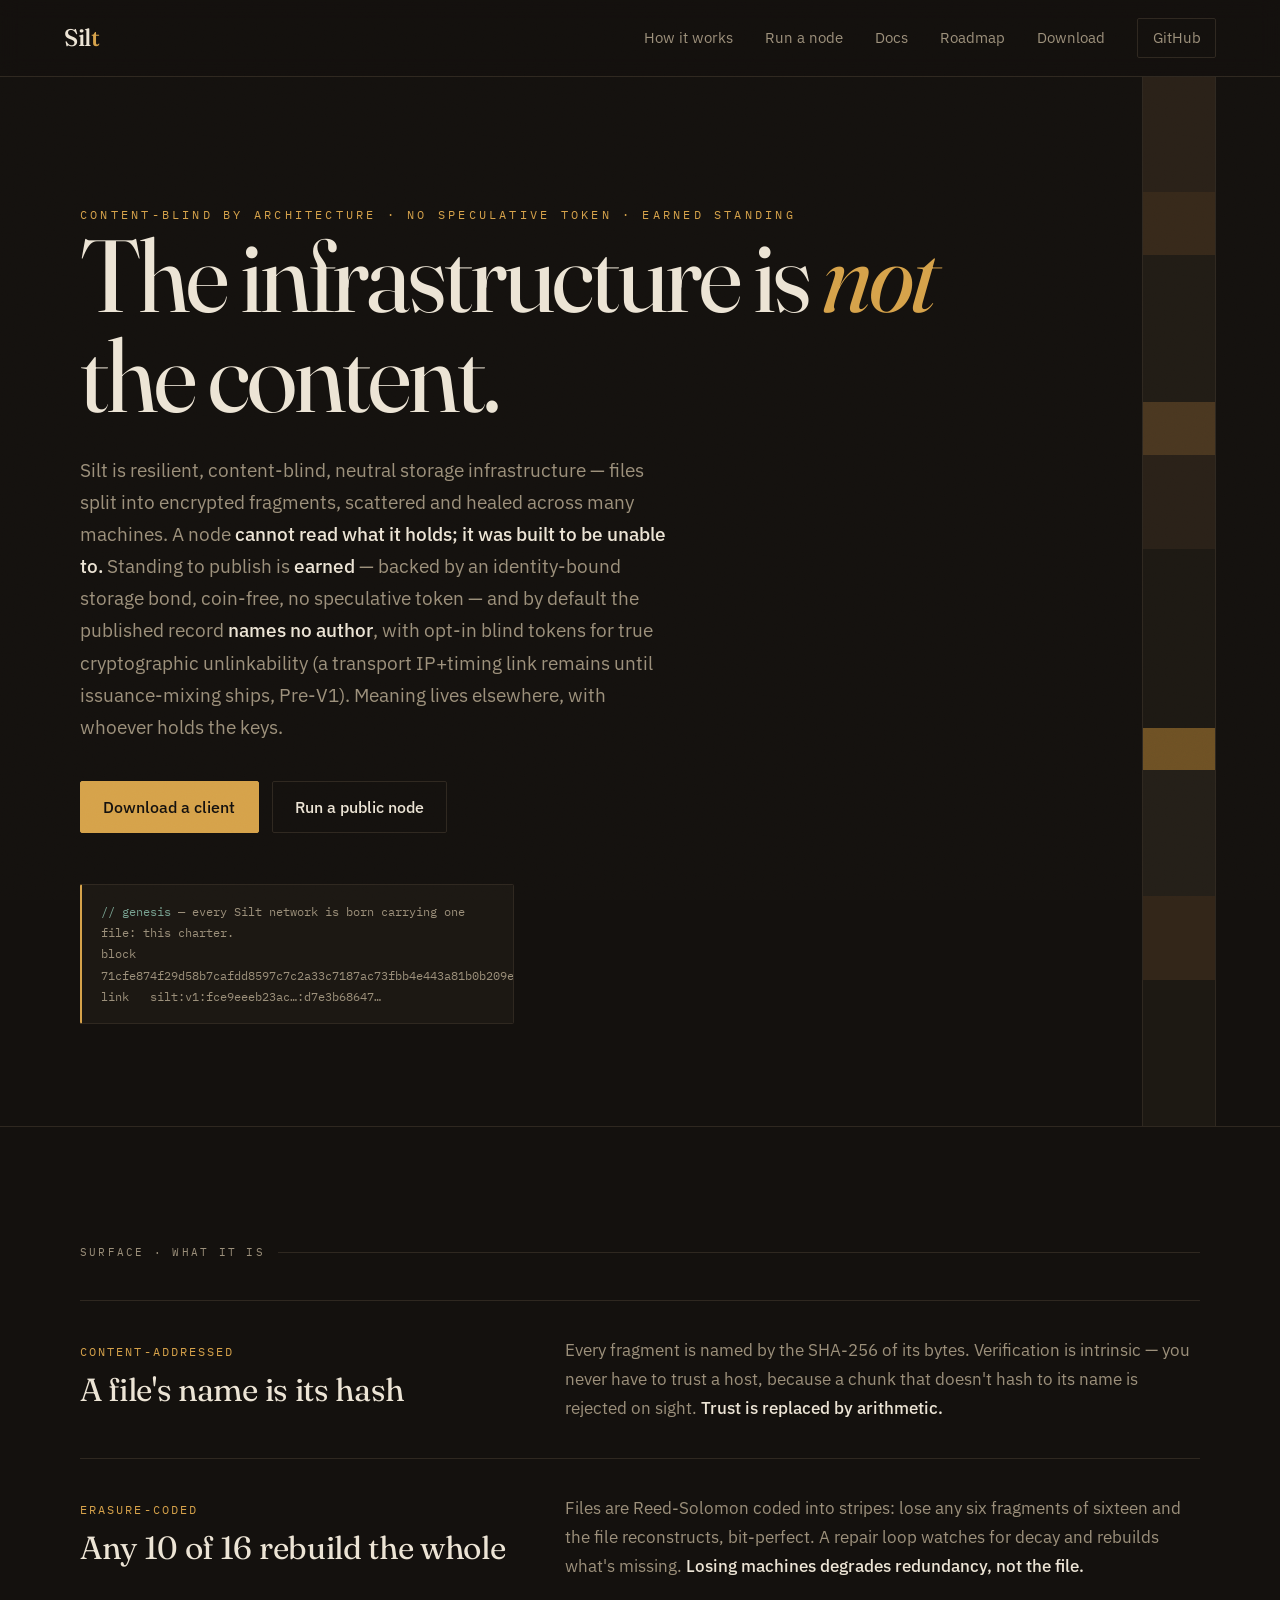
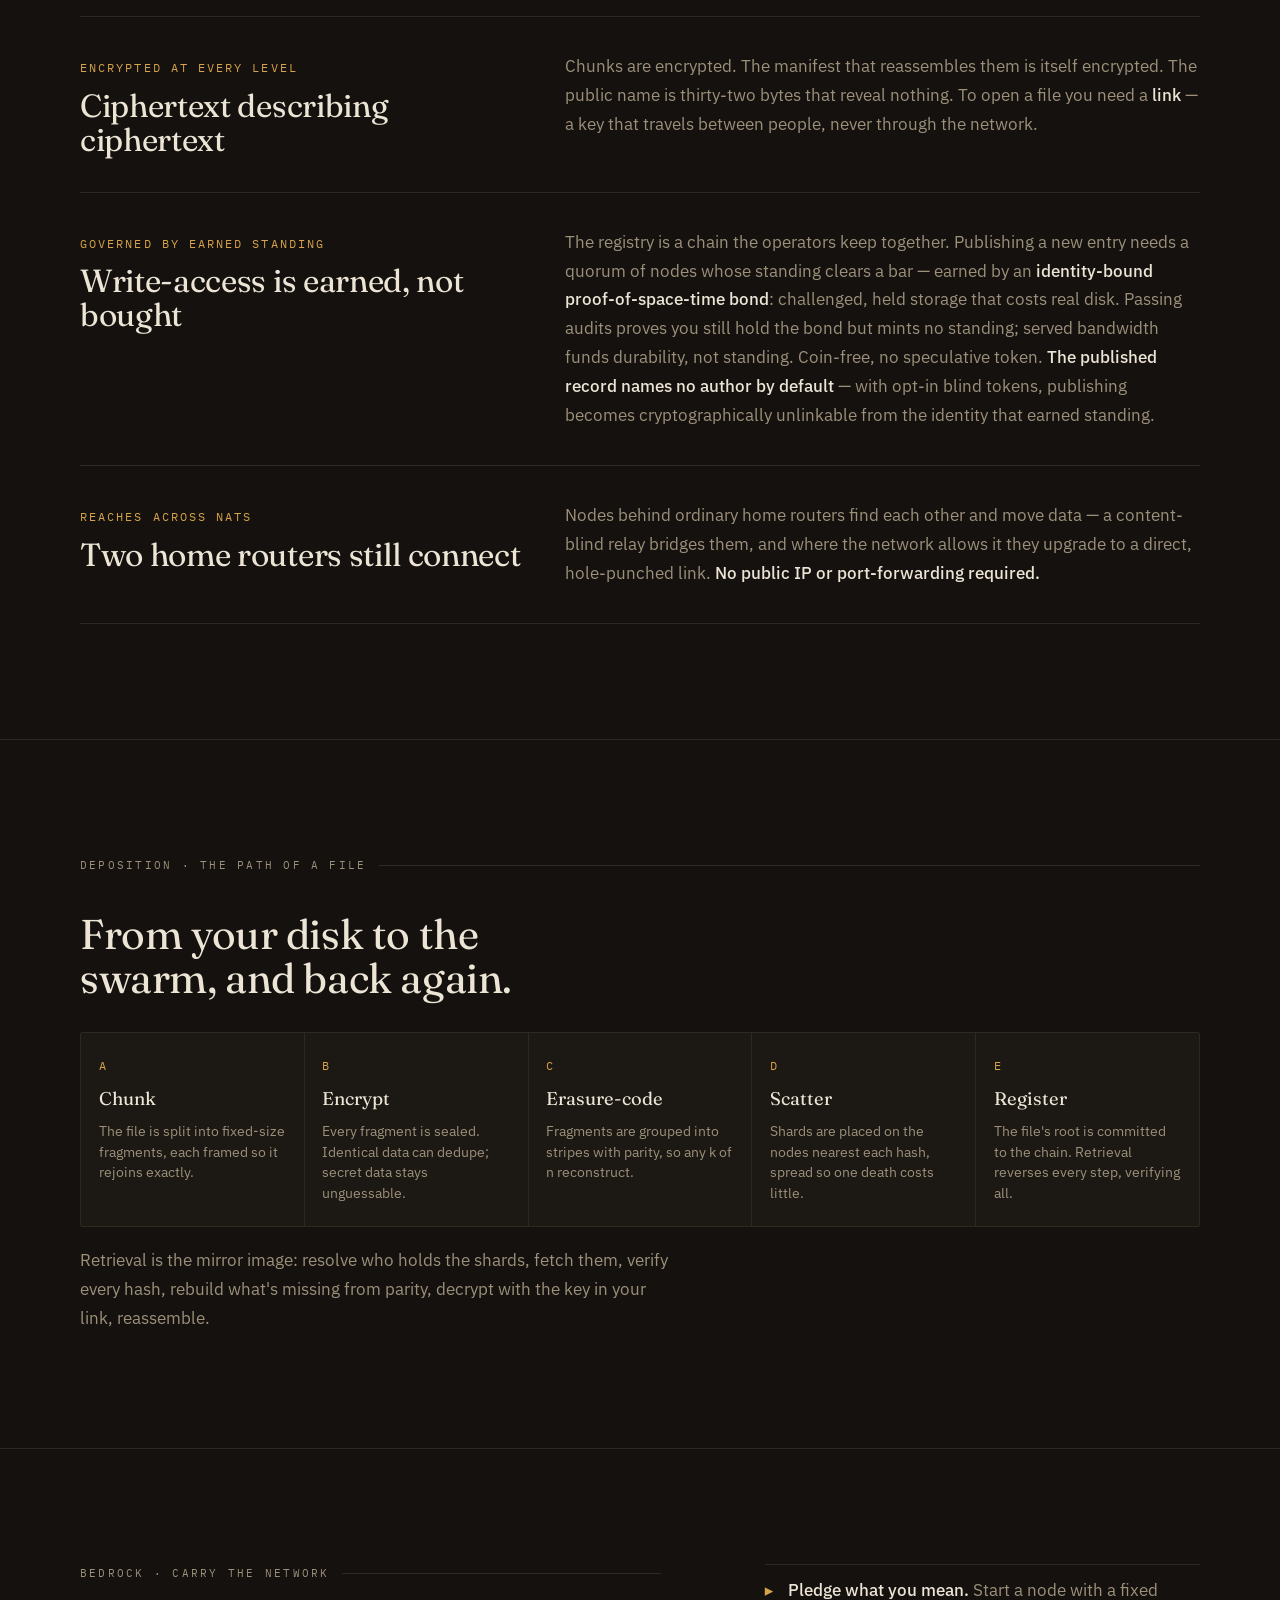
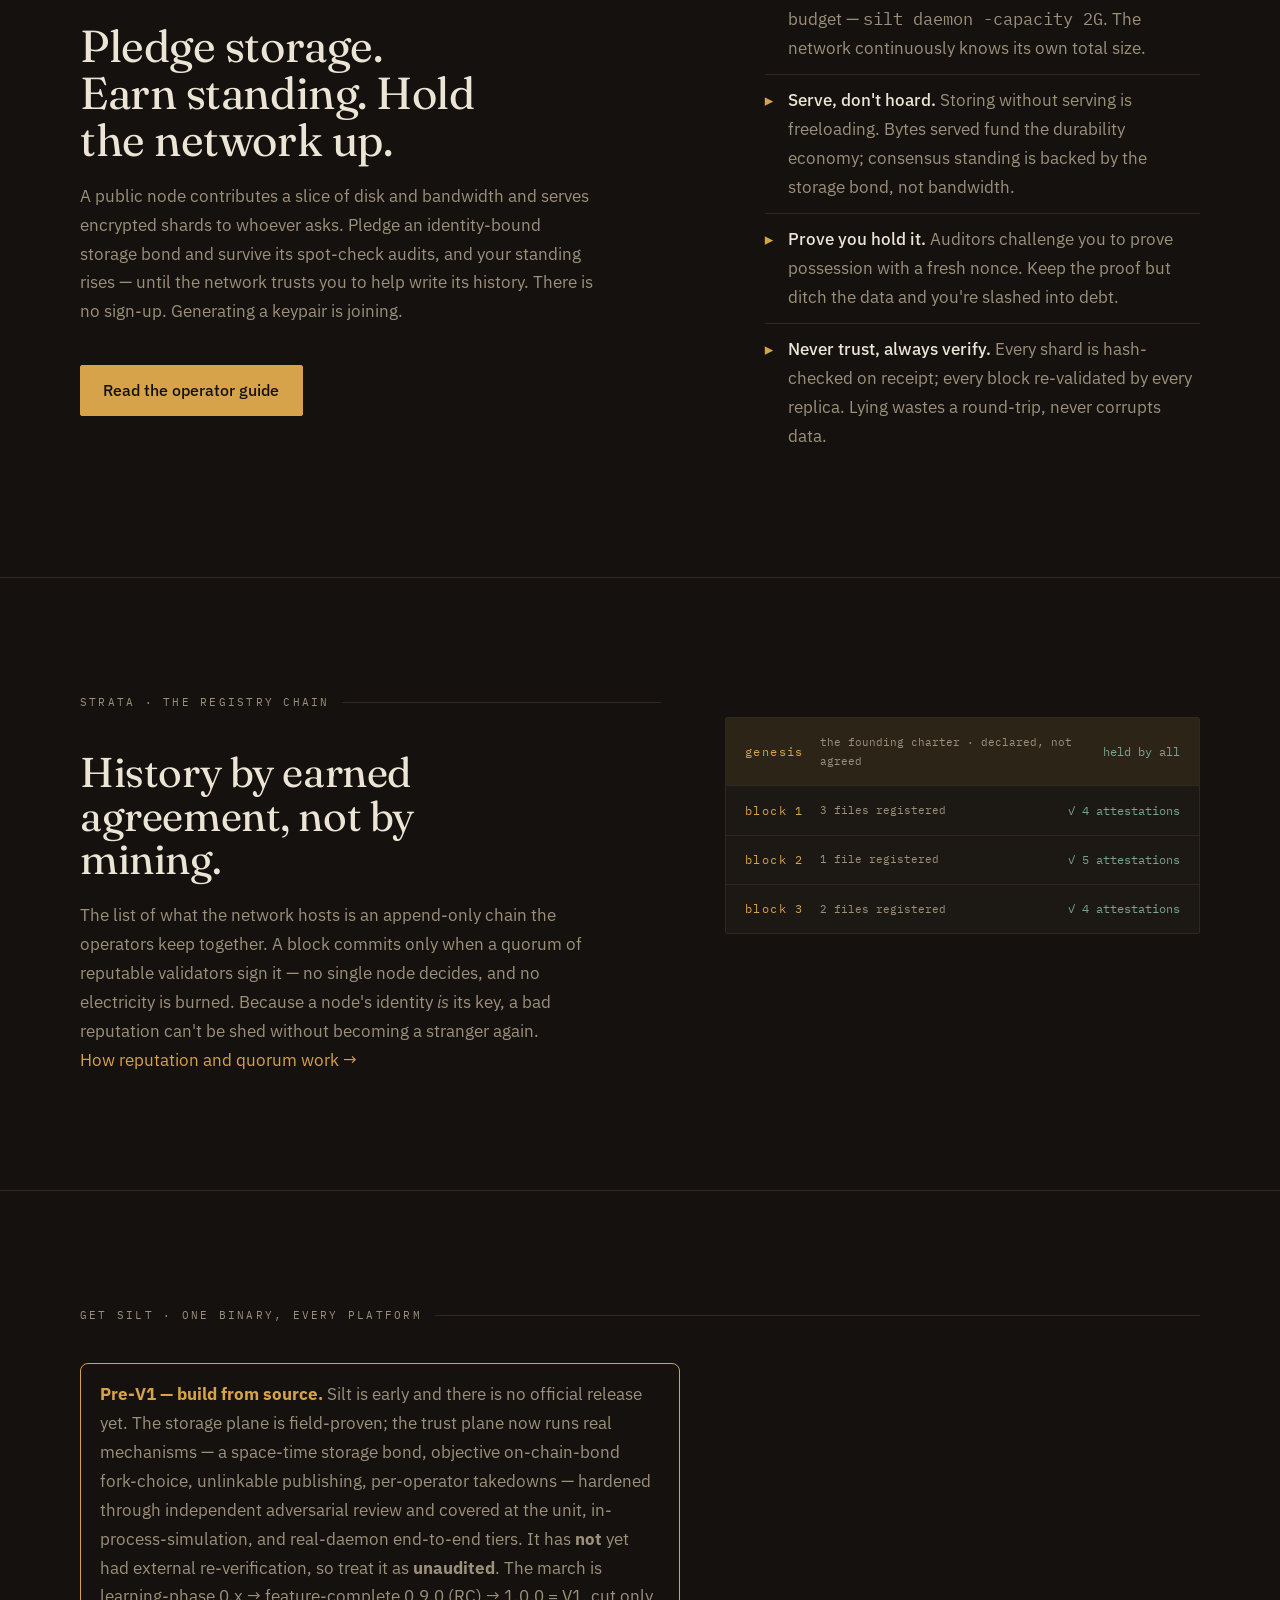
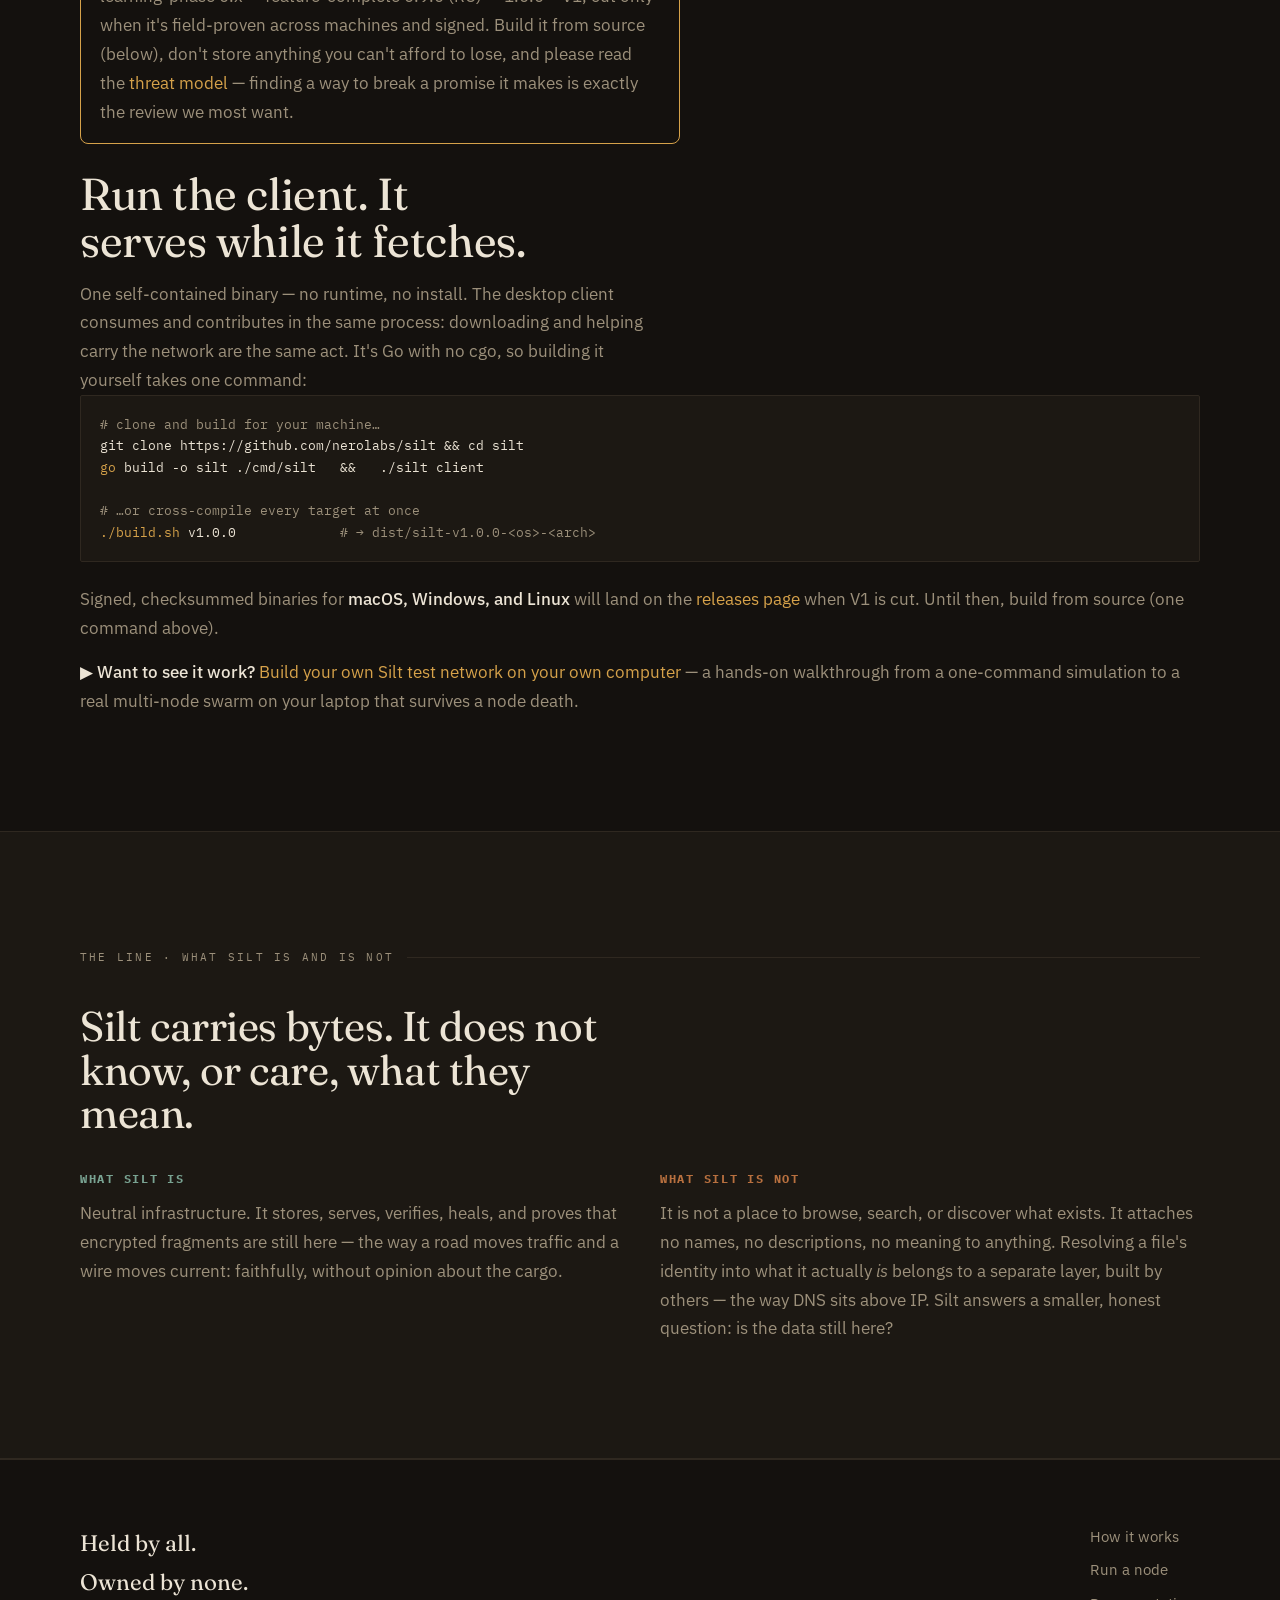
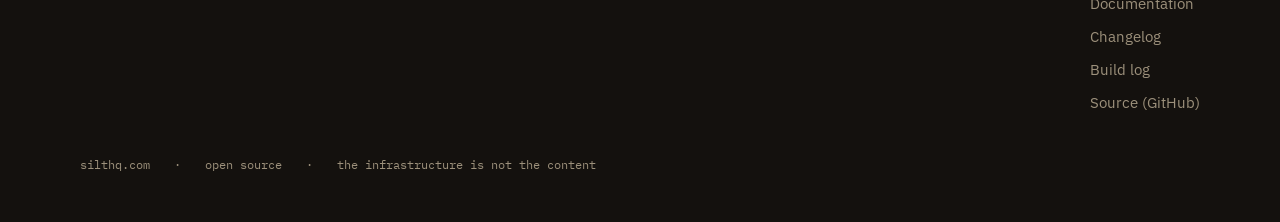
<file: website/index.html>
<!doctype html>
<html lang="en">
<head>
<meta charset="utf-8">
<meta name="viewport" content="width=device-width, initial-scale=1">
<title>Silt — the infrastructure is not the content</title>
<meta name="description" content="Silt is resilient, content-blind, neutral storage infrastructure — owned by none, run by its participants, funded by no speculative external token. Nodes store and serve encrypted ciphertext they cannot read. Run a node, or build on it.">
<link rel="canonical" href="https://silthq.com/">
<link rel="preconnect" href="https://fonts.googleapis.com">
<link rel="preconnect" href="https://fonts.gstatic.com" crossorigin>
<link href="https://fonts.googleapis.com/css2?family=Fraunces:ital,opsz,wght@0,9..144,400;0,9..144,500;1,9..144,400&family=IBM+Plex+Mono:wght@400;500&family=IBM+Plex+Sans:wght@400;500;600&display=swap" rel="stylesheet">
<link rel="stylesheet" href="style.css">
</head>
<body>

<nav>
  <span class="wordmark">Sil<b>t</b></span>
  <span class="spacer"></span>
  <a href="#how" class="hide-sm">How it works</a>
  <a href="node.html" class="hide-sm">Run a node</a>
  <a href="docs.html" class="hide-sm">Docs</a>
  <a href="roadmap.html" class="hide-sm">Roadmap</a>
  <a href="#download">Download</a>
  <a href="https://github.com/nerolabs/silt" class="ghost">GitHub</a>
</nav>

<!-- HERO -->
<section class="hero">
  <div class="wrap">
    <div class="core" aria-hidden="true">
      <i style="height:11%;background:#2a2118"></i><i style="height:6%;background:#37291a"></i>
      <i style="height:14%;background:#211c15"></i><i style="height:5%;background:#4a3720"></i>
      <i style="height:9%;background:#2a2118"></i><i style="height:17%;background:#1d1913"></i>
      <i style="height:4%;background:#6e5124"></i><i style="height:12%;background:#241f18"></i>
      <i style="height:8%;background:#332619"></i><i style="height:14%;background:#1d1913"></i>
    </div>
    <p class="eyebrow settle">Content-blind by architecture · no speculative token · earned standing</p>
    <h1 class="thesis settle settle-2">The infrastructure is <em>not</em> the content.</h1>
    <p class="sub settle settle-3">
      Silt is resilient, content-blind, neutral storage
      infrastructure — files split into encrypted fragments, scattered and
      healed across many machines. A node <b>cannot read what it holds; it was
      built to be unable to.</b> Standing to publish is <b>earned</b> — backed by an
      identity-bound storage bond, coin-free, no speculative token — and by default
      the published record <b>names no author</b>, with opt-in blind tokens for true
      cryptographic unlinkability (a transport IP+timing link remains until
      issuance-mixing ships, Pre-V1). Meaning lives elsewhere, with whoever holds the keys.
    </p>
    <div class="cta-row settle settle-4">
      <a href="#download" class="btn">Download a client</a>
      <a href="node.html" class="btn ghost">Run a public node</a>
    </div>
    <div class="genesis settle settle-4" title="the founding block every fresh network carries">
      <b>// genesis</b> — every Silt network is born carrying one file: this charter.<br>
      block&nbsp; 71cfe874f29d58b7cafdd8597c7c2a33c7187ac73fbb4e443a81b0b209e8d179<br>
      link&nbsp;&nbsp; silt:v1:fce9eeeb23ac…:d7e3b68647…
    </div>
  </div>
</section>

<!-- PRINCIPLES -->
<section id="how" class="plane">
  <div class="wrap">
    <div class="stratum-label">Surface · what it is</div>
    <div class="strata">
      <div class="layer">
        <div><div class="k">Content-addressed</div><h3>A file's name is its hash</h3></div>
        <p>Every fragment is named by the SHA-256 of its bytes. Verification is
        intrinsic — you never have to trust a host, because a chunk that doesn't
        hash to its name is rejected on sight. <b>Trust is replaced by arithmetic.</b></p>
      </div>
      <div class="layer">
        <div><div class="k">Erasure-coded</div><h3>Any 10 of 16 rebuild the whole</h3></div>
        <p>Files are Reed-Solomon coded into stripes: lose any six fragments of
        sixteen and the file reconstructs, bit-perfect. A repair loop watches for
        decay and rebuilds what's missing. <b>Losing machines degrades redundancy, not the file.</b></p>
      </div>
      <div class="layer">
        <div><div class="k">Encrypted at every level</div><h3>Ciphertext describing ciphertext</h3></div>
        <p>Chunks are encrypted. The manifest that reassembles them is itself
        encrypted. The public name is thirty-two bytes that reveal nothing. To
        open a file you need a <b>link</b> — a key that travels between people, never through the network.</p>
      </div>
      <div class="layer">
        <div><div class="k">Governed by earned standing</div><h3>Write-access is earned, not bought</h3></div>
        <p>The registry is a chain the operators keep together. Publishing a new
        entry needs a quorum of nodes whose standing clears a bar — earned by an
        <b>identity-bound proof-of-space-time bond</b>: challenged, held storage that
        costs real disk. Passing audits proves you still hold the bond but mints no
        standing; served bandwidth funds durability, not standing. Coin-free, no
        speculative token. <b>The published record names no author by default</b> —
        with opt-in blind tokens, publishing becomes cryptographically unlinkable from the identity that earned standing.</p>
      </div>
      <div class="layer">
        <div><div class="k">Reaches across NATs</div><h3>Two home routers still connect</h3></div>
        <p>Nodes behind ordinary home routers find each other and move data — a
        content-blind relay bridges them, and where the network allows it they
        upgrade to a direct, hole-punched link. <b>No public IP or port-forwarding required.</b></p>
      </div>
    </div>
  </div>
</section>

<!-- PIPELINE -->
<section class="plane">
  <div class="wrap">
    <div class="stratum-label">Deposition · the path of a file</div>
    <h2 style="font-size:clamp(1.8rem,4vw,2.6rem);max-width:16ch">From your disk to the swarm, and back again.</h2>
    <div class="flow">
      <div class="step"><div class="s">A</div><h4>Chunk</h4><p>The file is split into fixed-size fragments, each framed so it rejoins exactly.</p></div>
      <div class="step"><div class="s">B</div><h4>Encrypt</h4><p>Every fragment is sealed. Identical data can dedupe; secret data stays unguessable.</p></div>
      <div class="step"><div class="s">C</div><h4>Erasure-code</h4><p>Fragments are grouped into stripes with parity, so any k of n reconstruct.</p></div>
      <div class="step"><div class="s">D</div><h4>Scatter</h4><p>Shards are placed on the nodes nearest each hash, spread so one death costs little.</p></div>
      <div class="step"><div class="s">E</div><h4>Register</h4><p>The file's root is committed to the chain. Retrieval reverses every step, verifying all.</p></div>
    </div>
    <p class="dim" style="margin-top:1.2rem;max-width:60ch">Retrieval is the mirror image: resolve who holds the shards, fetch them,
    verify every hash, rebuild what's missing from parity, decrypt with the key in your link, reassemble.</p>
  </div>
</section>

<!-- RUN A NODE -->
<section class="plane">
  <div class="wrap split">
    <div>
      <div class="stratum-label">Bedrock · carry the network</div>
      <h2 style="font-size:clamp(1.9rem,4.5vw,2.8rem);max-width:14ch">Pledge storage. Earn standing. Hold the network up.</h2>
      <p class="dim" style="margin-top:1.2rem;max-width:52ch">A public node contributes a slice of disk and bandwidth and serves
      encrypted shards to whoever asks. Pledge an identity-bound storage bond and
      survive its spot-check audits, and your standing rises — until the network
      trusts you to help write its history. There is no sign-up. Generating a keypair is joining.</p>
      <div class="cta-row"><a href="node.html" class="btn">Read the operator guide</a></div>
    </div>
    <ul class="rules">
      <li><span><b>Pledge what you mean.</b> <span class="dim">Start a node with a fixed budget — <span class="mono">silt daemon -capacity 2G</span>. The network continuously knows its own total size.</span></span></li>
      <li><span><b>Serve, don't hoard.</b> <span class="dim">Storing without serving is freeloading. Bytes served fund the durability economy; consensus standing is backed by the storage bond, not bandwidth.</span></span></li>
      <li><span><b>Prove you hold it.</b> <span class="dim">Auditors challenge you to prove possession with a fresh nonce. Keep the proof but ditch the data and you're slashed into debt.</span></span></li>
      <li><span><b>Never trust, always verify.</b> <span class="dim">Every shard is hash-checked on receipt; every block re-validated by every replica. Lying wastes a round-trip, never corrupts data.</span></span></li>
    </ul>
  </div>
</section>

<!-- CONSENSUS / CHAIN -->
<section class="plane">
  <div class="wrap split">
    <div>
      <div class="stratum-label">Strata · the registry chain</div>
      <h2 style="font-size:clamp(1.8rem,4vw,2.6rem);max-width:15ch">History by earned agreement, not by mining.</h2>
      <p class="dim" style="margin-top:1.2rem;max-width:52ch">The list of what the network hosts is an append-only chain the operators
      keep together. A block commits only when a quorum of reputable validators
      sign it — no single node decides, and no electricity is burned. Because a
      node's identity <em>is</em> its key, a bad reputation can't be shed without
      becoming a stranger again.</p>
      <p class="dim" style="max-width:52ch"><a href="docs.html#consensus">How reputation and quorum work →</a></p>
    </div>
    <div class="chain" aria-label="example chain">
      <div class="block gen"><span class="lbl">genesis</span><span class="h">the founding charter · declared, not agreed</span><span class="att">held by all</span></div>
      <div class="block"><span class="lbl">block 1</span><span class="h">3 files registered</span><span class="att">✓ 4 attestations</span></div>
      <div class="block"><span class="lbl">block 2</span><span class="h">1 file registered</span><span class="att">✓ 5 attestations</span></div>
      <div class="block"><span class="lbl">block 3</span><span class="h">2 files registered</span><span class="att">✓ 4 attestations</span></div>
    </div>
  </div>
</section>

<!-- DOWNLOAD -->
<section id="download" class="plane">
  <div class="wrap">
    <div class="stratum-label">Get Silt · one binary, every platform</div>
    <div style="margin:0 0 1.6rem;padding:1rem 1.2rem;border:1px solid var(--ochre);border-radius:8px;max-width:60ch">
      <b style="color:var(--ochre)">Pre-V1 — build from source.</b>
      <span class="dim">Silt is early and there is no official release yet. The
      storage plane is field-proven; the trust plane now runs real mechanisms — a
      space-time storage bond, objective on-chain-bond fork-choice, unlinkable
      publishing, per-operator takedowns — hardened through independent adversarial
      review and covered at the unit, in-process-simulation, and real-daemon
      end-to-end tiers. It has <b>not</b> yet had external re-verification, so treat
      it as <b>unaudited</b>. The march is learning-phase 0.x → feature-complete
      0.9.0 (RC) → 1.0.0 = V1, cut only when it's field-proven across machines and
      signed. Build it from source (below), don't store anything you can't afford
      to lose, and please read the
      <a href="https://github.com/nerolabs/silt/blob/main/docs/threat-model.md">threat model</a>
      — finding a way to break a promise it makes is exactly the review we most
      want.</span>
    </div>
    <h2 style="font-size:clamp(1.9rem,4.5vw,2.8rem);max-width:16ch">Run the client. It serves while it fetches.</h2>
    <p class="dim" style="margin-top:1rem;max-width:58ch">One self-contained binary — no runtime, no install. The desktop client
    consumes and contributes in the same process: downloading and helping carry
    the network are the same act. It's Go with no cgo, so building it yourself
    takes one command:</p>
    <pre class="code"><span class="c"># clone and build for your machine…</span>
git clone https://github.com/nerolabs/silt && cd silt
<span class="o">go</span> build -o silt ./cmd/silt   &&   ./silt client

<span class="c"># …or cross-compile every target at once</span>
<span class="o">./build.sh</span> v1.0.0             <span class="c"># → dist/silt-v1.0.0-&lt;os&gt;-&lt;arch&gt;</span></pre>
    <p class="dim" style="margin-top:1.4rem">
      Signed, checksummed binaries for <b style="color:var(--bone);font-weight:500">macOS,
      Windows, and Linux</b> will land on the
      <a href="https://github.com/nerolabs/silt/releases">releases page</a> when V1
      is cut. Until then, build from source (one command above).</p>
    <p class="dim" style="margin-top:1rem">
      <b style="color:var(--bone);font-weight:500">▶ Want to see it work?</b>
      <a href="https://github.com/nerolabs/silt/blob/main/docs/local-test-network.md">Build your own Silt test network on your own computer</a>
      — a hands-on walkthrough from a one-command simulation to a real multi-node
      swarm on your laptop that survives a node death.
    </p>
  </div>
</section>

<!-- BOUNDARY -->
<section class="boundary">
  <div class="wrap">
    <div class="stratum-label">The line · what Silt is and is not</div>
    <h2>Silt carries bytes. It does not know, or care, what they mean.</h2>
    <div class="cols">
      <div class="is">
        <h4>What Silt is</h4>
        <p>Neutral infrastructure. It stores, serves, verifies, heals, and proves
        that encrypted fragments are still here — the way a road moves traffic and
        a wire moves current: faithfully, without opinion about the cargo.</p>
      </div>
      <div class="isnot">
        <h4>What Silt is not</h4>
        <p>It is not a place to browse, search, or discover what exists. It attaches
        no names, no descriptions, no meaning to anything. Resolving a file's
        identity into what it actually <em>is</em> belongs to a separate layer, built
        by others — the way DNS sits above IP. Silt answers a smaller, honest
        question: is the data still here?</p>
      </div>
    </div>
  </div>
</section>

<footer>
  <div class="wrap">
    <div class="cols">
      <div>
        <p class="line">Held by all.<br>Owned by none.</p>
      </div>
      <nav>
        <a href="#how">How it works</a>
        <a href="node.html">Run a node</a>
        <a href="docs.html">Documentation</a>
        <a href="changelog.html">Changelog</a>
        <a href="buildlog.html">Build log</a>
        <a href="https://github.com/nerolabs/silt">Source (GitHub)</a>
      </nav>
    </div>
    <div class="meta">
      <span>silthq.com</span><span>·</span>
      <span>open source</span><span>·</span>
      <span class="dim">the infrastructure is not the content</span>
    </div>
  </div>
</footer>

</body>
</html>
</file>
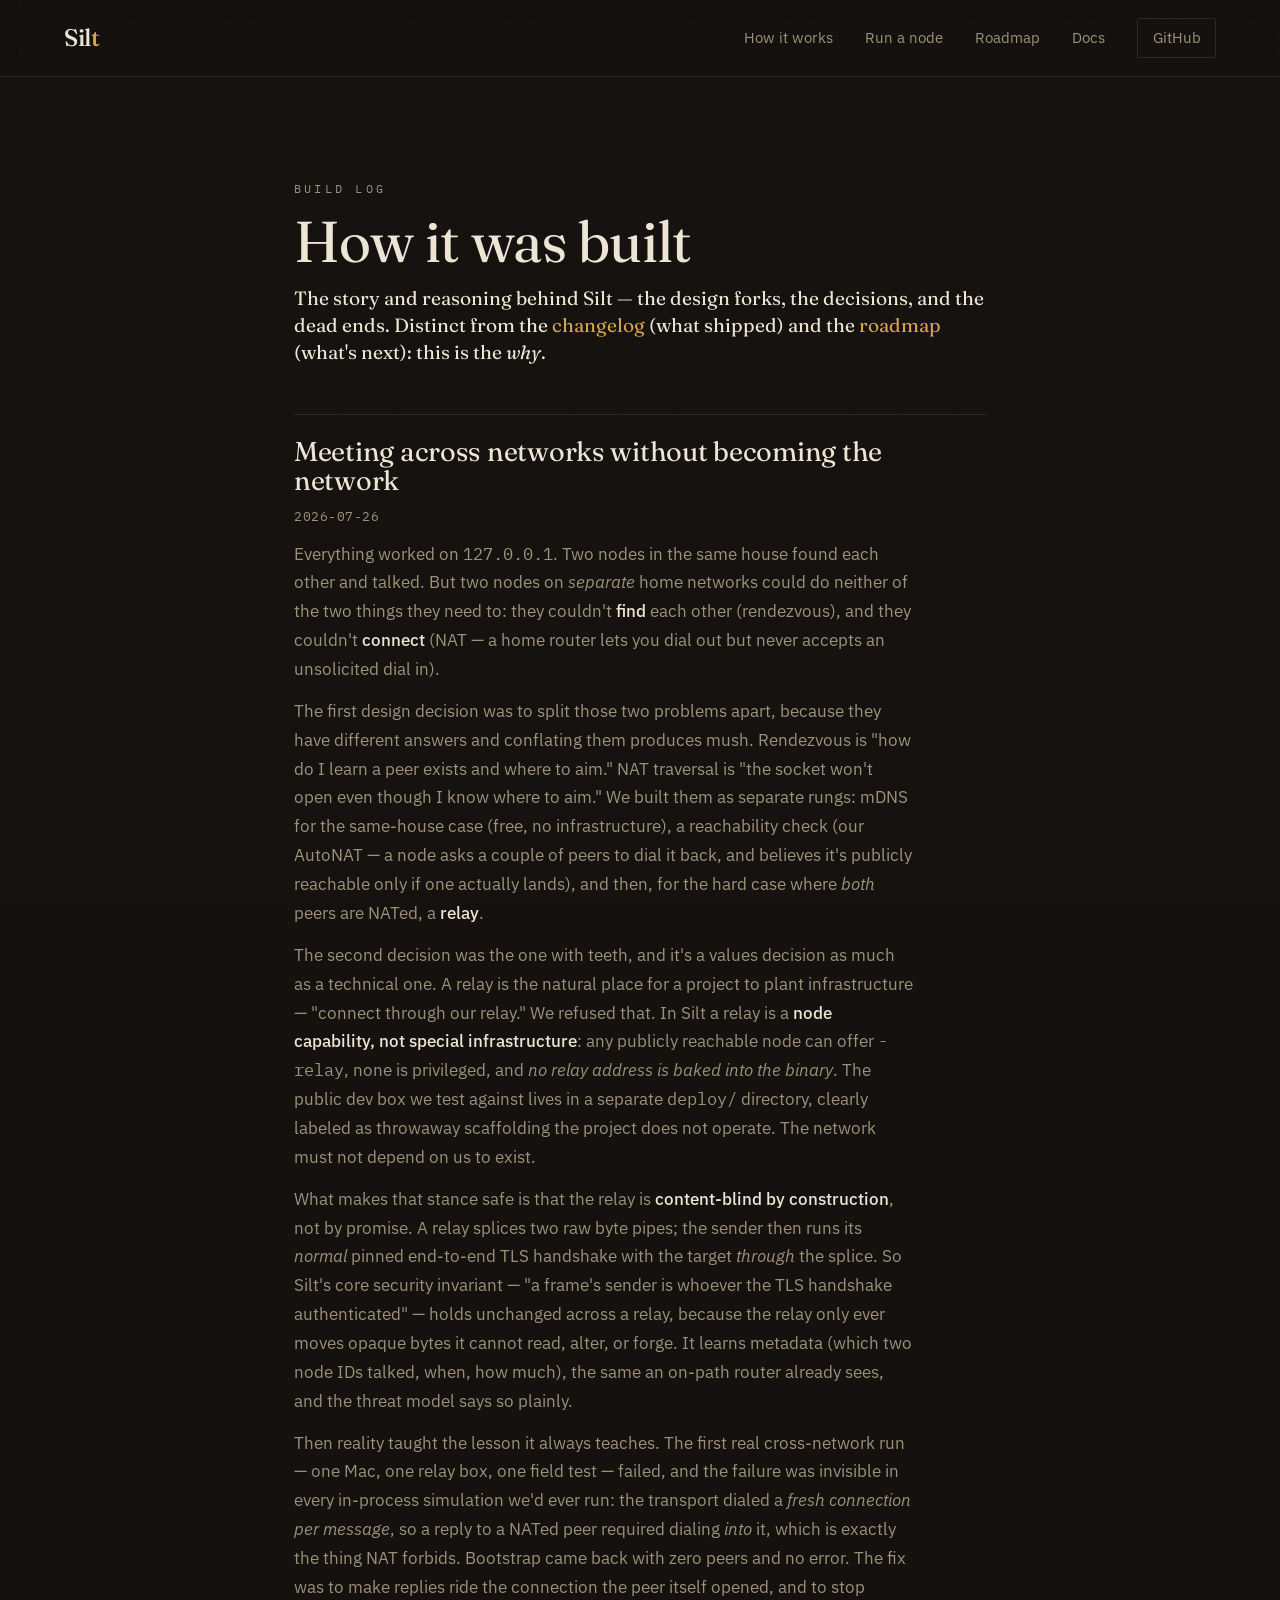
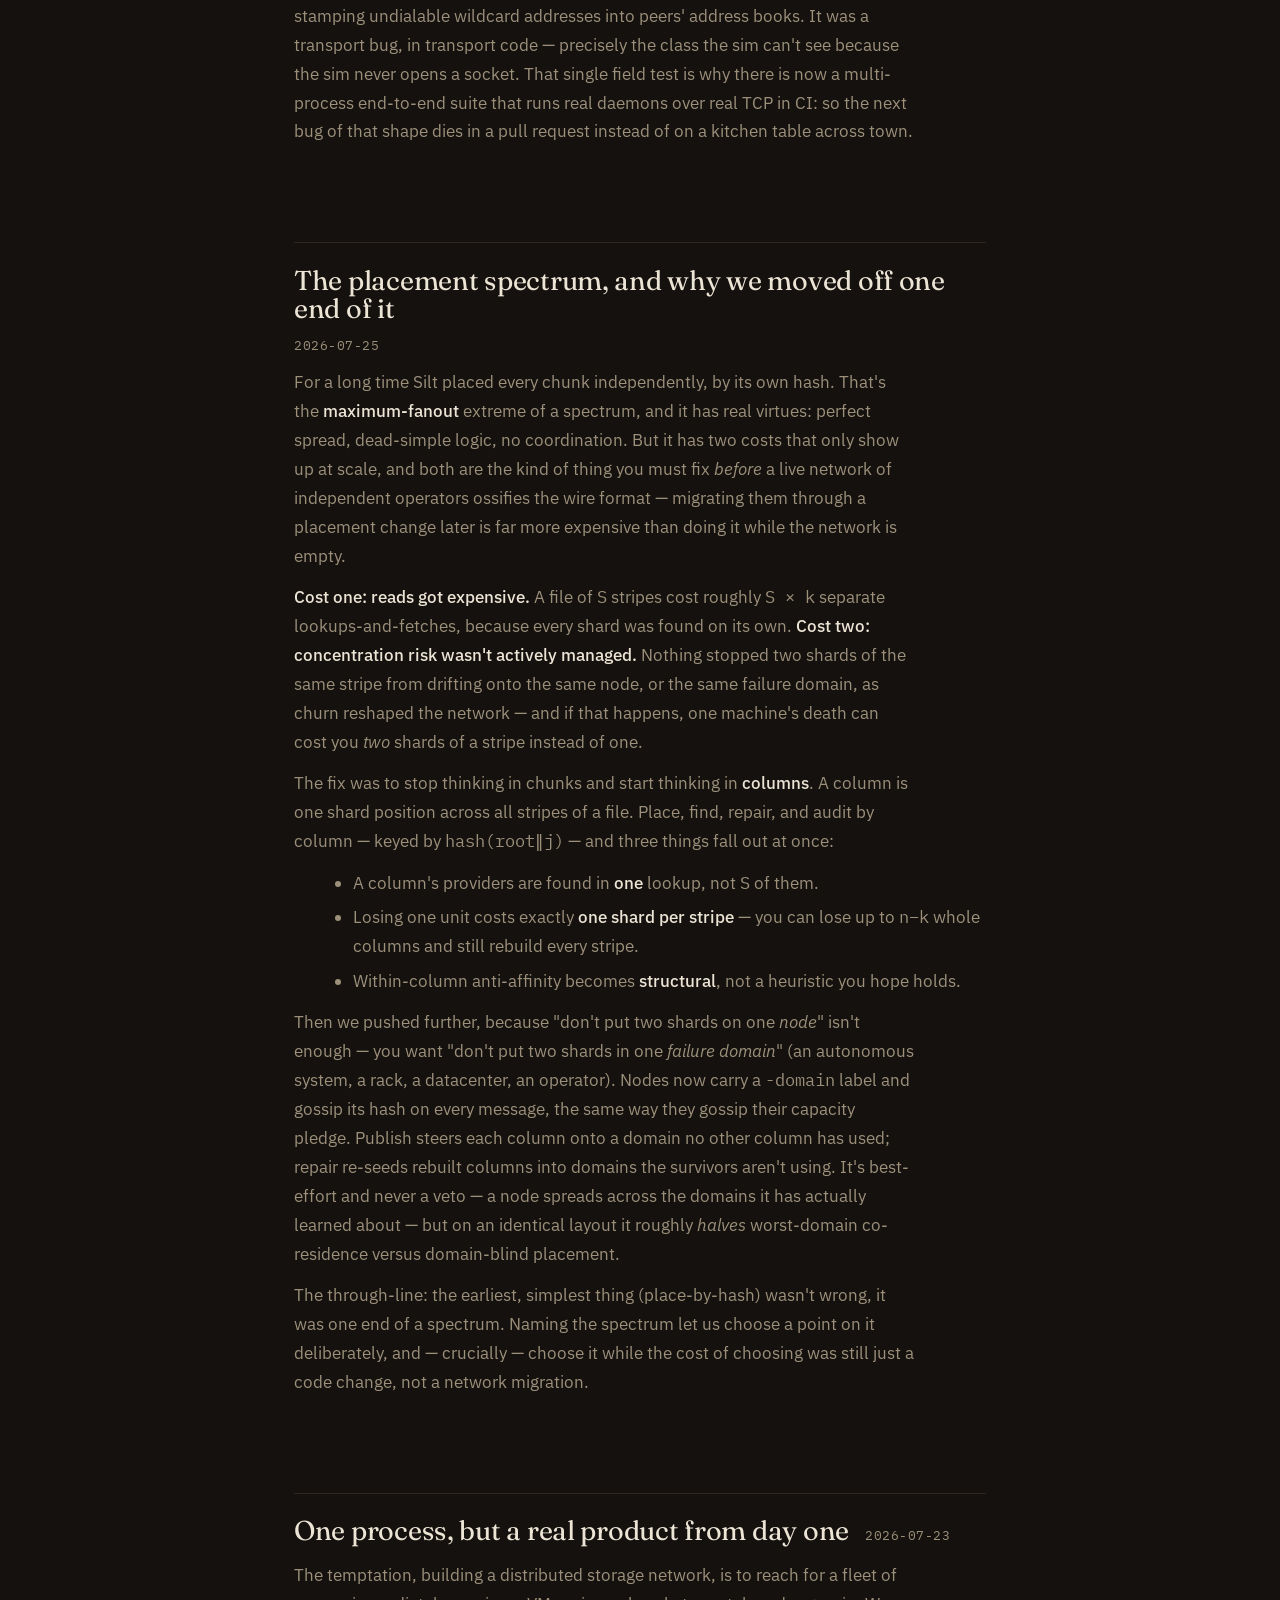
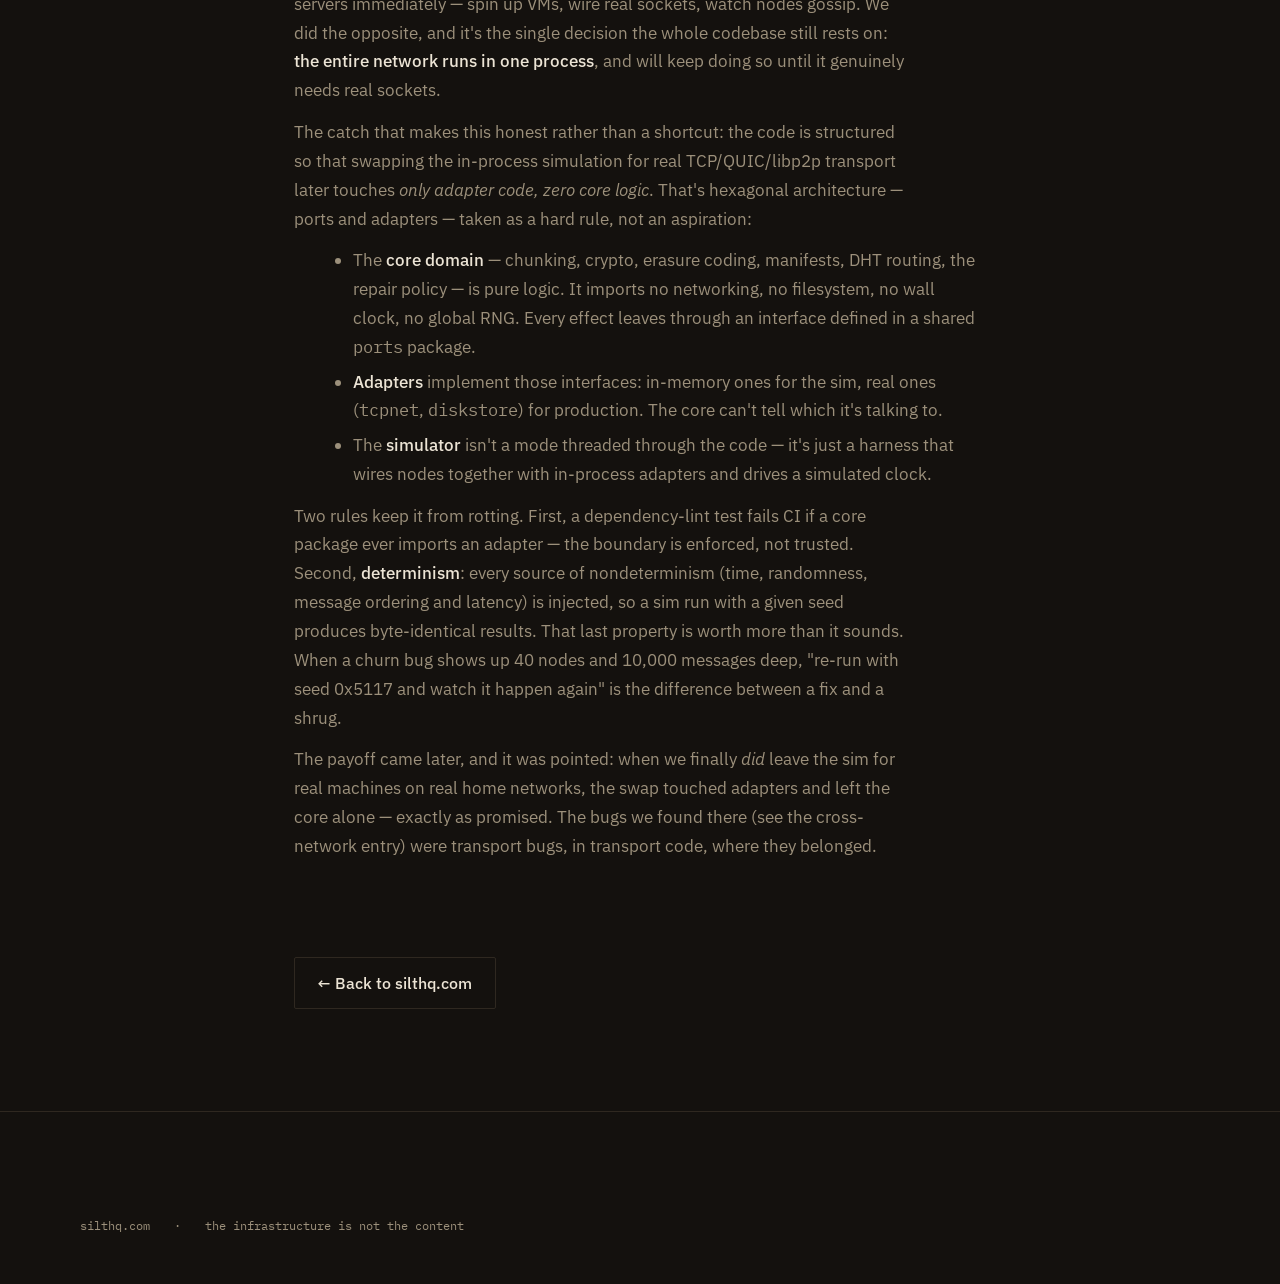
<file: website/buildlog.html>
<!doctype html>
<html lang="en">
<head>
<meta charset="utf-8">
<meta name="viewport" content="width=device-width, initial-scale=1">
<title>Silt build log</title>
<meta name="description" content="How Silt was built and why — the design forks, the reasoning, the dead ends.">
<link rel="canonical" href="https://silthq.com/buildlog.html">
<link rel="preconnect" href="https://fonts.googleapis.com">
<link rel="preconnect" href="https://fonts.gstatic.com" crossorigin>
<link href="https://fonts.googleapis.com/css2?family=Fraunces:ital,opsz,wght@0,9..144,400;0,9..144,500;1,9..144,400&family=IBM+Plex+Mono:wght@400;500&family=IBM+Plex+Sans:wght@400;500;600&display=swap" rel="stylesheet">
<link rel="stylesheet" href="style.css">
<style>
  .doc article.entry { margin:0 0 2.6rem; padding:0 0 2.2rem; border-bottom:1px solid var(--line); }
  .doc article.entry:last-of-type { border-bottom:none; }
  .doc h2.rel { display:flex; align-items:baseline; gap:1rem; flex-wrap:wrap; }
  .doc h2.rel .v { font-family:var(--display); }
  .doc h2.rel .d { font-family:var(--mono); font-size:0.8rem; color:var(--drab); letter-spacing:0.04em; }
</style>
</head>
<body>
<nav>
  <a href="/" class="wordmark" style="text-decoration:none">Sil<b>t</b></a>
  <span class="spacer"></span>
  <a href="/#how" class="hide-sm">How it works</a>
  <a href="node.html" class="hide-sm">Run a node</a>
  <a href="roadmap.html" class="hide-sm">Roadmap</a>
  <a href="docs.html">Docs</a>
  <a href="https://github.com/nerolabs/silt" class="ghost">GitHub</a>
</nav>
<div class="doc">
  <p class="eyebrow">Build log</p>
  <h1>How it was built</h1>
  <p class="lead">The story and reasoning behind Silt — the design forks, the
  decisions, and the dead ends. Distinct from the <a href="changelog.html">changelog</a>
  (what shipped) and the <a href="roadmap.html">roadmap</a> (what's next):
  this is the <em>why</em>.</p>
<article class="entry">
<h2 class="rel"><span class="v">Meeting across networks without becoming the network</span><span class="d">2026-07-26</span></h2>
<p>Everything worked on <span class="mono">127.0.0.1</span>. Two nodes in the same house found each other and talked. But two nodes on <em>separate</em> home networks could do neither of the two things they need to: they couldn&#x27;t <b>find</b> each other (rendezvous), and they couldn&#x27;t <b>connect</b> (NAT — a home router lets you dial out but never accepts an unsolicited dial in).</p>
<p>The first design decision was to split those two problems apart, because they have different answers and conflating them produces mush. Rendezvous is &quot;how do I learn a peer exists and where to aim.&quot; NAT traversal is &quot;the socket won&#x27;t open even though I know where to aim.&quot; We built them as separate rungs: mDNS for the same-house case (free, no infrastructure), a reachability check (our AutoNAT — a node asks a couple of peers to dial it back, and believes it&#x27;s publicly reachable only if one actually lands), and then, for the hard case where <em>both</em> peers are NATed, a <b>relay</b>.</p>
<p>The second decision was the one with teeth, and it&#x27;s a values decision as much as a technical one. A relay is the natural place for a project to plant infrastructure — &quot;connect through our relay.&quot; We refused that. In Silt a relay is a <b>node capability, not special infrastructure</b>: any publicly reachable node can offer <span class="mono">-relay</span>, none is privileged, and <em>no relay address is baked into the binary</em>. The public dev box we test against lives in a separate <span class="mono">deploy/</span> directory, clearly labeled as throwaway scaffolding the project does not operate. The network must not depend on us to exist.</p>
<p>What makes that stance safe is that the relay is <b>content-blind by construction</b>, not by promise. A relay splices two raw byte pipes; the sender then runs its <em>normal</em> pinned end-to-end TLS handshake with the target <em>through</em> the splice. So Silt&#x27;s core security invariant — &quot;a frame&#x27;s sender is whoever the TLS handshake authenticated&quot; — holds unchanged across a relay, because the relay only ever moves opaque bytes it cannot read, alter, or forge. It learns metadata (which two node IDs talked, when, how much), the same an on-path router already sees, and the threat model says so plainly.</p>
<p>Then reality taught the lesson it always teaches. The first real cross-network run — one Mac, one relay box, one field test — failed, and the failure was invisible in every in-process simulation we&#x27;d ever run: the transport dialed a <em>fresh connection per message</em>, so a reply to a NATed peer required dialing <em>into</em> it, which is exactly the thing NAT forbids. Bootstrap came back with zero peers and no error. The fix was to make replies ride the connection the peer itself opened, and to stop stamping undialable wildcard addresses into peers&#x27; address books. It was a transport bug, in transport code — precisely the class the sim can&#x27;t see because the sim never opens a socket. That single field test is why there is now a multi-process end-to-end suite that runs real daemons over real TCP in CI: so the next bug of that shape dies in a pull request instead of on a kitchen table across town.</p>
</article>
<article class="entry">
<h2 class="rel"><span class="v">The placement spectrum, and why we moved off one end of it</span><span class="d">2026-07-25</span></h2>
<p>For a long time Silt placed every chunk independently, by its own hash. That&#x27;s the <b>maximum-fanout</b> extreme of a spectrum, and it has real virtues: perfect spread, dead-simple logic, no coordination. But it has two costs that only show up at scale, and both are the kind of thing you must fix <em>before</em> a live network of independent operators ossifies the wire format — migrating them through a placement change later is far more expensive than doing it while the network is empty.</p>
<p><b>Cost one: reads got expensive.</b> A file of <span class="mono">S</span> stripes cost roughly <span class="mono">S × k</span> separate lookups-and-fetches, because every shard was found on its own. <b>Cost two: concentration risk wasn&#x27;t actively managed.</b> Nothing stopped two shards of the same stripe from drifting onto the same node, or the same failure domain, as churn reshaped the network — and if that happens, one machine&#x27;s death can cost you <em>two</em> shards of a stripe instead of one.</p>
<p>The fix was to stop thinking in chunks and start thinking in <b>columns</b>. A column is one shard position across all stripes of a file. Place, find, repair, and audit by column — keyed by <span class="mono">hash(root‖j)</span> — and three things fall out at once:</p>
<ul>
<li>A column&#x27;s providers are found in <b>one</b> lookup, not <span class="mono">S</span> of them.</li>
<li>Losing one unit costs exactly <b>one shard per stripe</b> — you can lose up to <span class="mono">n−k</span> whole columns and still rebuild every stripe.</li>
<li>Within-column anti-affinity becomes <b>structural</b>, not a heuristic you hope holds.</li>
</ul>
<p>Then we pushed further, because &quot;don&#x27;t put two shards on one <em>node</em>&quot; isn&#x27;t enough — you want &quot;don&#x27;t put two shards in one <em>failure domain</em>&quot; (an autonomous system, a rack, a datacenter, an operator). Nodes now carry a <span class="mono">-domain</span> label and gossip its hash on every message, the same way they gossip their capacity pledge. Publish steers each column onto a domain no other column has used; repair re-seeds rebuilt columns into domains the survivors aren&#x27;t using. It&#x27;s best-effort and never a veto — a node spreads across the domains it has actually learned about — but on an identical layout it roughly <em>halves</em> worst-domain co-residence versus domain-blind placement.</p>
<p>The through-line: the earliest, simplest thing (place-by-hash) wasn&#x27;t wrong, it was one end of a spectrum. Naming the spectrum let us choose a point on it deliberately, and — crucially — choose it while the cost of choosing was still just a code change, not a network migration.</p>
</article>
<article class="entry">
<h2 class="rel"><span class="v">One process, but a real product from day one</span><span class="d">2026-07-23</span></h2>
<p>The temptation, building a distributed storage network, is to reach for a fleet of servers immediately — spin up VMs, wire real sockets, watch nodes gossip. We did the opposite, and it&#x27;s the single decision the whole codebase still rests on: <b>the entire network runs in one process</b>, and will keep doing so until it genuinely needs real sockets.</p>
<p>The catch that makes this honest rather than a shortcut: the code is structured so that swapping the in-process simulation for real TCP/QUIC/libp2p transport later touches <em>only adapter code, zero core logic</em>. That&#x27;s hexagonal architecture — ports and adapters — taken as a hard rule, not an aspiration:</p>
<ul>
<li>The <b>core domain</b> — chunking, crypto, erasure coding, manifests, DHT routing, the repair policy — is pure logic. It imports no networking, no filesystem, no wall clock, no global RNG. Every effect leaves through an interface defined in a shared <span class="mono">ports</span> package.</li>
<li><b>Adapters</b> implement those interfaces: in-memory ones for the sim, real ones (<span class="mono">tcpnet</span>, <span class="mono">diskstore</span>) for production. The core can&#x27;t tell which it&#x27;s talking to.</li>
<li>The <b>simulator</b> isn&#x27;t a mode threaded through the code — it&#x27;s just a harness that wires nodes together with in-process adapters and drives a simulated clock.</li>
</ul>
<p>Two rules keep it from rotting. First, a dependency-lint test fails CI if a core package ever imports an adapter — the boundary is enforced, not trusted. Second, <b>determinism</b>: every source of nondeterminism (time, randomness, message ordering and latency) is injected, so a sim run with a given seed produces byte-identical results. That last property is worth more than it sounds. When a churn bug shows up 40 nodes and 10,000 messages deep, &quot;re-run with seed 0x5117 and watch it happen again&quot; is the difference between a fix and a shrug.</p>
<p>The payoff came later, and it was pointed: when we finally <em>did</em> leave the sim for real machines on real home networks, the swap touched adapters and left the core alone — exactly as promised. The bugs we found there (see the cross-network entry) were transport bugs, in transport code, where they belonged.</p>
</article>
  <p style="margin-top:3rem"><a href="/" class="btn ghost">← Back to silthq.com</a></p>
</div>
<footer><div class="wrap"><div class="meta">
  <span>silthq.com</span><span>·</span><span class="dim">the infrastructure is not the content</span>
</div></div></footer>
</body>
</html>
</file>
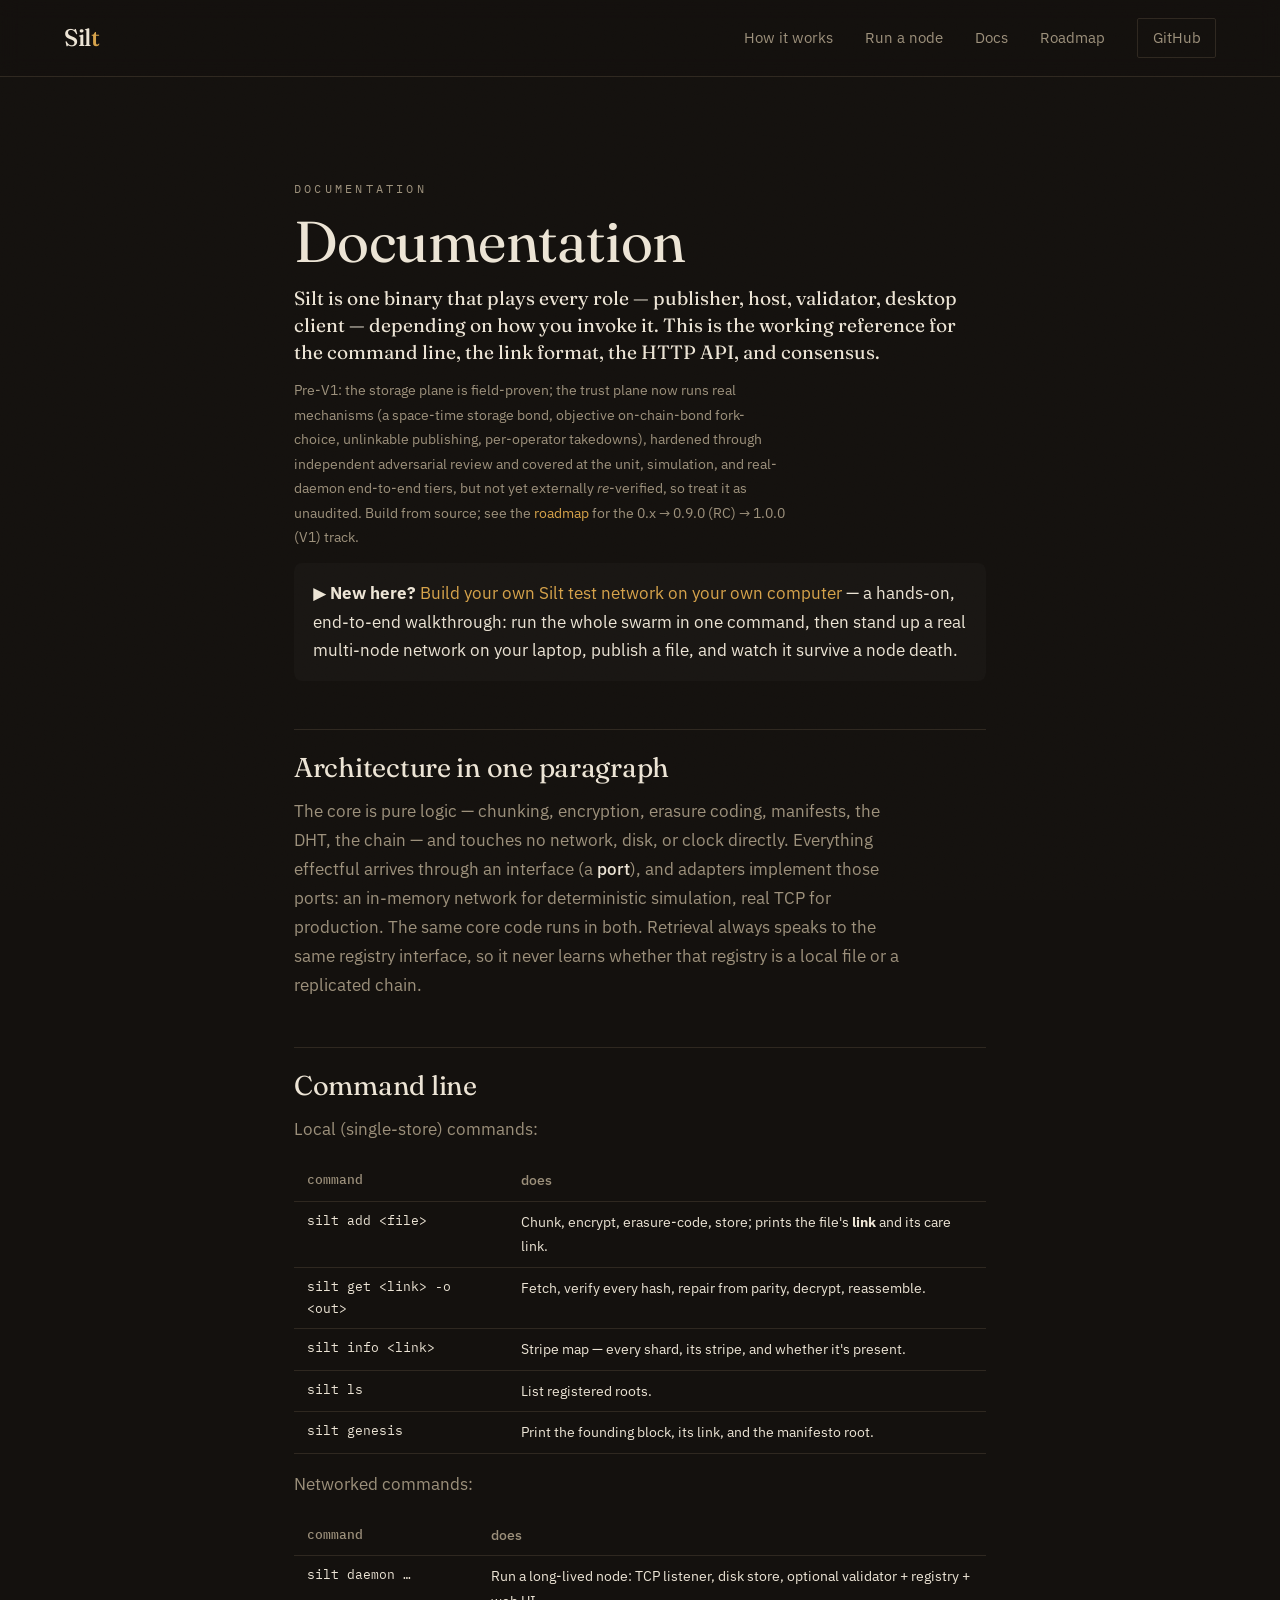
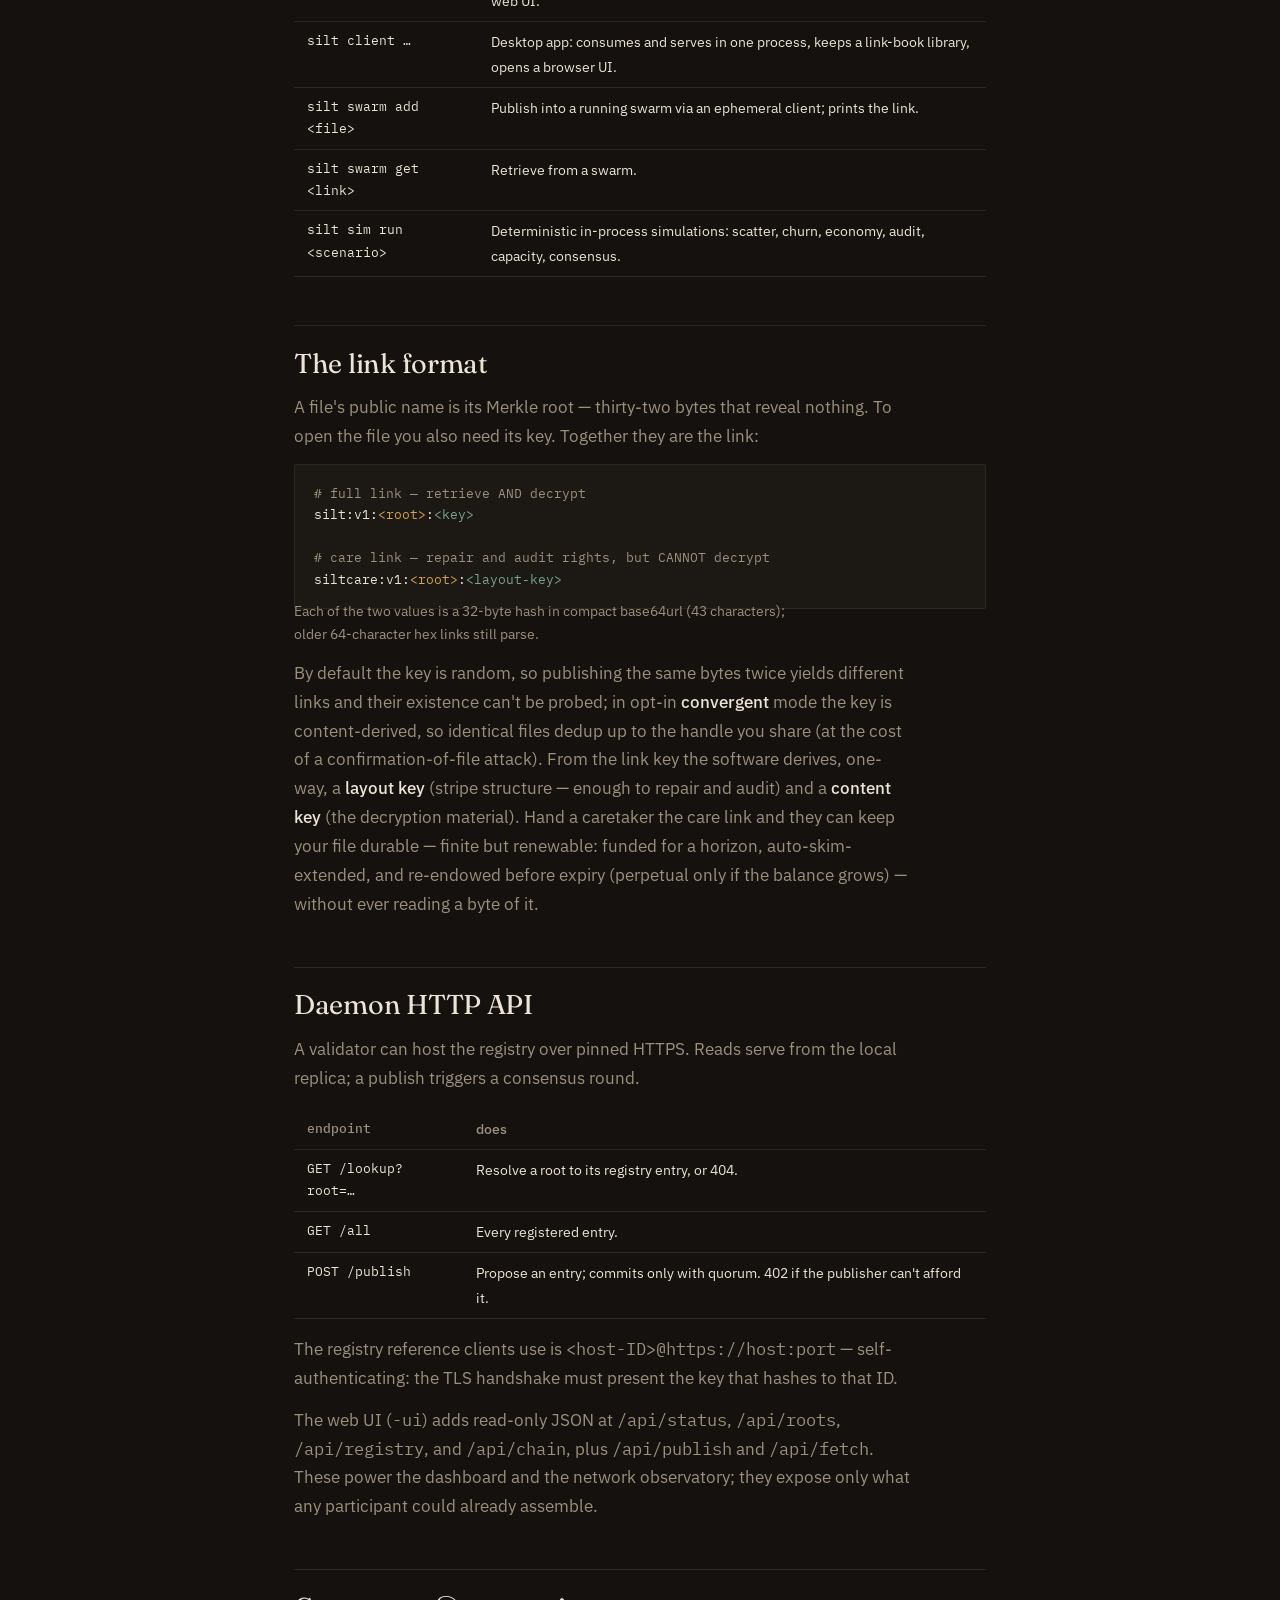
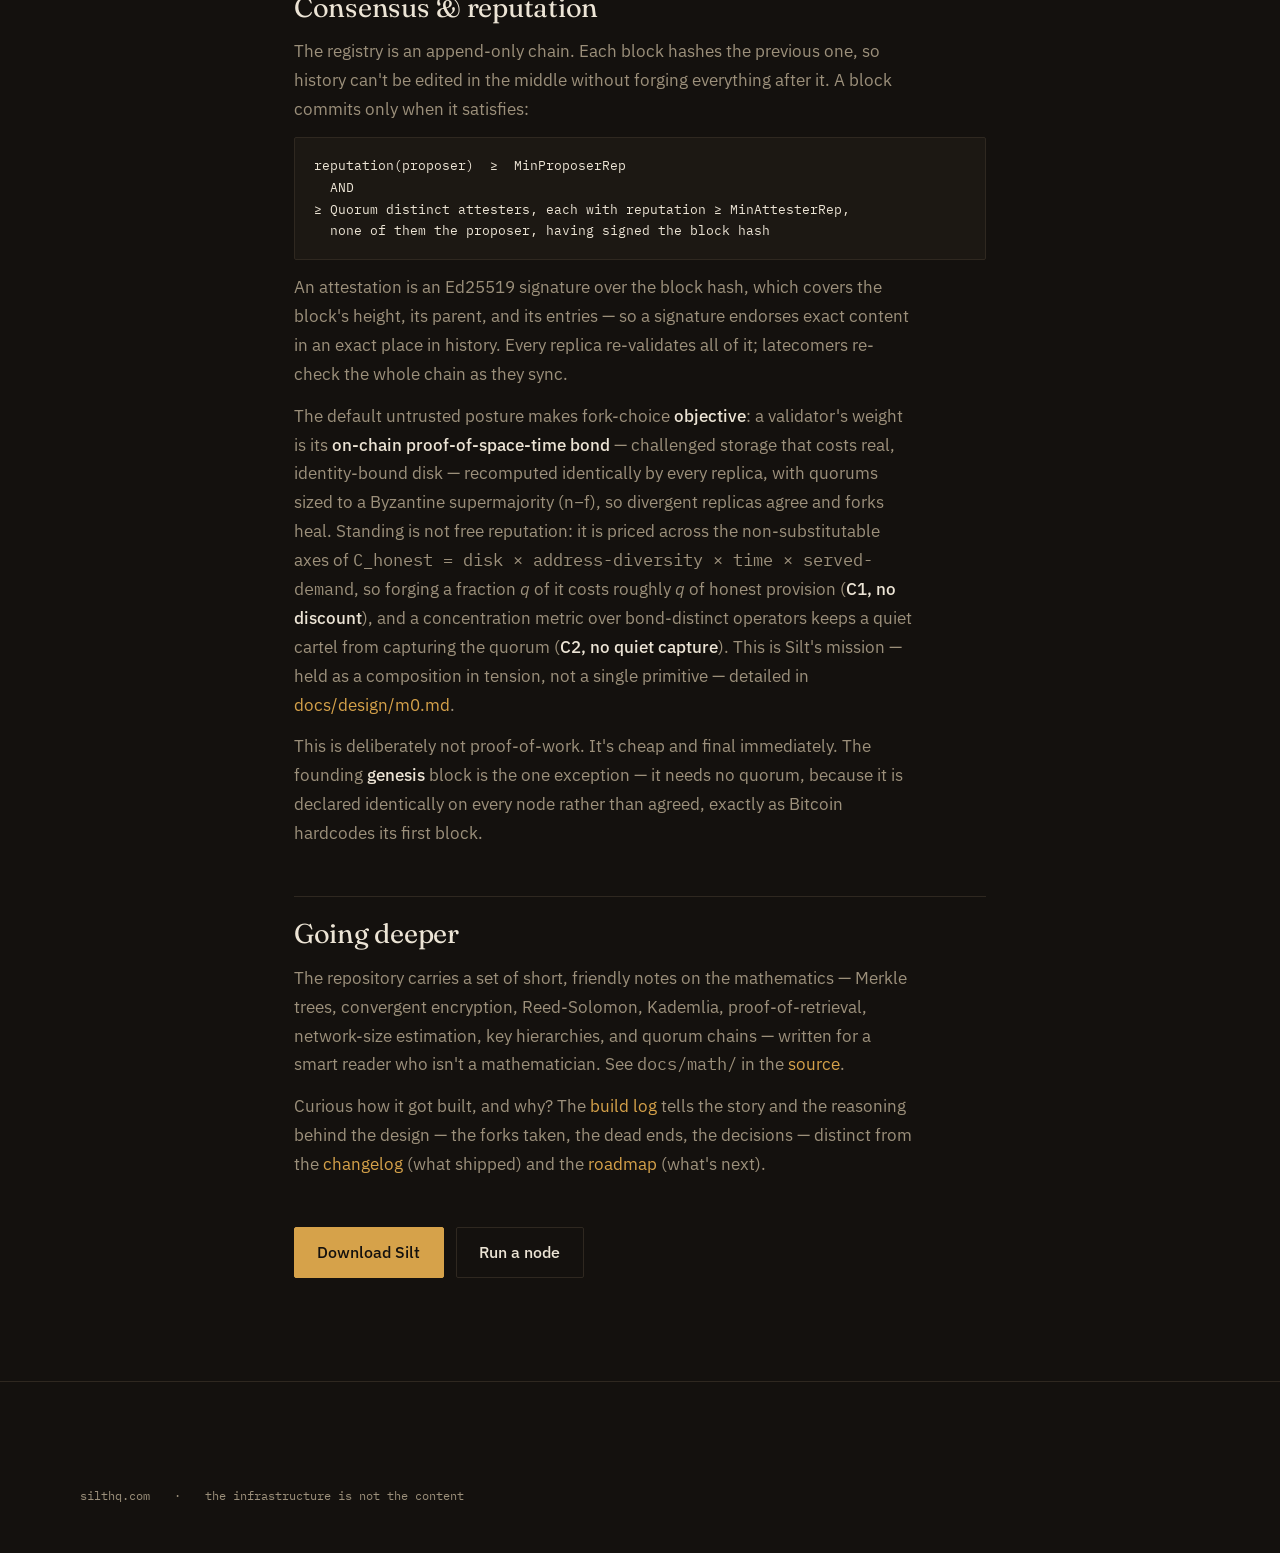
<file: website/docs.html>
<!doctype html>
<html lang="en">
<head>
<meta charset="utf-8">
<meta name="viewport" content="width=device-width, initial-scale=1">
<title>Silt documentation</title>
<meta name="description" content="Silt documentation: the CLI, the link format, the daemon HTTP API, and how bonded-quorum consensus works.">
<link rel="canonical" href="https://silthq.com/docs.html">
<link rel="preconnect" href="https://fonts.googleapis.com">
<link rel="preconnect" href="https://fonts.gstatic.com" crossorigin>
<link href="https://fonts.googleapis.com/css2?family=Fraunces:ital,opsz,wght@0,9..144,400;0,9..144,500;1,9..144,400&family=IBM+Plex+Mono:wght@400;500&family=IBM+Plex+Sans:wght@400;500;600&display=swap" rel="stylesheet">
<link rel="stylesheet" href="style.css">
</head>
<body>
<nav>
  <a href="/" class="wordmark" style="text-decoration:none">Sil<b>t</b></a>
  <span class="spacer"></span>
  <a href="/#how" class="hide-sm">How it works</a>
  <a href="node.html" class="hide-sm">Run a node</a>
  <a href="docs.html">Docs</a>
  <a href="roadmap.html" class="hide-sm">Roadmap</a>
  <a href="https://github.com/nerolabs/silt" class="ghost">GitHub</a>
</nav>

<div class="doc">
  <p class="eyebrow">Documentation</p>
  <h1>Documentation</h1>
  <p class="lead">Silt is one binary that plays every role — publisher, host,
  validator, desktop client — depending on how you invoke it. This is the working
  reference for the command line, the link format, the HTTP API, and consensus.</p>

  <p class="dim" style="font-size:0.9rem">Pre-V1: the storage plane is
  field-proven; the trust plane now runs real mechanisms (a space-time storage
  bond, objective on-chain-bond fork-choice, unlinkable publishing, per-operator
  takedowns), hardened through independent adversarial review and covered at the
  unit, simulation, and real-daemon end-to-end tiers, but not yet externally
  <i>re</i>-verified, so treat
  it as unaudited. Build from source; see the <a href="roadmap.html">roadmap</a>
  for the 0.x → 0.9.0 (RC) → 1.0.0 (V1) track.</p>

  <div style="margin:0 0 1.4rem;padding:1rem 1.2rem;border:1px solid var(--line);border-radius:8px;background:rgba(255,255,255,0.02)">
    <b>▶ New here?</b>
    <a href="https://github.com/nerolabs/silt/blob/main/docs/local-test-network.md">Build your own Silt test network on your own computer</a>
    — a hands-on, end-to-end walkthrough: run the whole swarm in one command,
    then stand up a real multi-node network on your laptop, publish a file, and
    watch it survive a node death.
  </div>


  <h2>Architecture in one paragraph</h2>
  <p>The core is pure logic — chunking, encryption, erasure coding, manifests,
  the DHT, the chain — and touches no network, disk, or clock directly. Everything
  effectful arrives through an interface (a <b>port</b>), and adapters implement
  those ports: an in-memory network for deterministic simulation, real TCP for
  production. The same core code runs in both. Retrieval always speaks to the same
  registry interface, so it never learns whether that registry is a local file or
  a replicated chain.</p>

  <h2 id="cli">Command line</h2>
  <p>Local (single-store) commands:</p>
  <table>
    <tr><th class="mono">command</th><th>does</th></tr>
    <tr><td class="mono">silt add &lt;file&gt;</td><td>Chunk, encrypt, erasure-code, store; prints the file's <b>link</b> and its care link.</td></tr>
    <tr><td class="mono">silt get &lt;link&gt; -o &lt;out&gt;</td><td>Fetch, verify every hash, repair from parity, decrypt, reassemble.</td></tr>
    <tr><td class="mono">silt info &lt;link&gt;</td><td>Stripe map — every shard, its stripe, and whether it's present.</td></tr>
    <tr><td class="mono">silt ls</td><td>List registered roots.</td></tr>
    <tr><td class="mono">silt genesis</td><td>Print the founding block, its link, and the manifesto root.</td></tr>
  </table>
  <p>Networked commands:</p>
  <table>
    <tr><th class="mono">command</th><th>does</th></tr>
    <tr><td class="mono">silt daemon …</td><td>Run a long-lived node: TCP listener, disk store, optional validator + registry + web UI.</td></tr>
    <tr><td class="mono">silt client …</td><td>Desktop app: consumes and serves in one process, keeps a link-book library, opens a browser UI.</td></tr>
    <tr><td class="mono">silt swarm add &lt;file&gt;</td><td>Publish into a running swarm via an ephemeral client; prints the link.</td></tr>
    <tr><td class="mono">silt swarm get &lt;link&gt;</td><td>Retrieve from a swarm.</td></tr>
    <tr><td class="mono">silt sim run &lt;scenario&gt;</td><td>Deterministic in-process simulations: scatter, churn, economy, audit, capacity, consensus.</td></tr>
  </table>

  <h2 id="links">The link format</h2>
  <p>A file's public name is its Merkle root — thirty-two bytes that reveal
  nothing. To open the file you also need its key. Together they are the link:</p>
  <pre class="code"><span class="c"># full link — retrieve AND decrypt</span>
silt:v1:<span class="o">&lt;root&gt;</span>:<span class="g">&lt;key&gt;</span>

<span class="c"># care link — repair and audit rights, but CANNOT decrypt</span>
siltcare:v1:<span class="o">&lt;root&gt;</span>:<span class="g">&lt;layout-key&gt;</span></pre>
  <p class="dim" style="font-size:0.85rem;margin-top:-0.6rem">Each of the two
  values is a 32-byte hash in compact base64url (43 characters); older
  64-character hex links still parse.</p>
  <p>By default the key is random, so publishing the same bytes twice yields
  different links and their existence can't be probed; in opt-in <b>convergent</b>
  mode the key is content-derived, so identical files dedup up to the handle you
  share (at the cost of a confirmation-of-file attack). From the link key
  the software derives, one-way, a <b>layout key</b> (stripe structure — enough to
  repair and audit) and a <b>content key</b> (the decryption material). Hand a
  caretaker the care link and they can keep your file durable — finite but
  renewable: funded for a horizon, auto-skim-extended, and re-endowed before
  expiry (perpetual only if the balance grows) — without ever reading a byte of it.</p>

  <h2 id="api">Daemon HTTP API</h2>
  <p>A validator can host the registry over pinned HTTPS. Reads serve from the
  local replica; a publish triggers a consensus round.</p>
  <table>
    <tr><th class="mono">endpoint</th><th>does</th></tr>
    <tr><td class="mono">GET /lookup?root=…</td><td>Resolve a root to its registry entry, or 404.</td></tr>
    <tr><td class="mono">GET /all</td><td>Every registered entry.</td></tr>
    <tr><td class="mono">POST /publish</td><td>Propose an entry; commits only with quorum. 402 if the publisher can't afford it.</td></tr>
  </table>
  <p>The registry reference clients use is <span class="mono">&lt;host-ID&gt;@https://host:port</span> —
  self-authenticating: the TLS handshake must present the key that hashes to that ID.</p>
  <p>The web UI (<span class="mono">-ui</span>) adds read-only JSON at <span class="mono">/api/status</span>,
  <span class="mono">/api/roots</span>, <span class="mono">/api/registry</span>, and <span class="mono">/api/chain</span>,
  plus <span class="mono">/api/publish</span> and <span class="mono">/api/fetch</span>. These power the
  dashboard and the network observatory; they expose only what any participant could already assemble.</p>

  <h2 id="consensus">Consensus &amp; reputation</h2>
  <p>The registry is an append-only chain. Each block hashes the previous one, so
  history can't be edited in the middle without forging everything after it. A
  block commits only when it satisfies:</p>
  <pre class="code">reputation(proposer)  ≥  MinProposerRep
  AND
≥ Quorum distinct attesters, each with reputation ≥ MinAttesterRep,
  none of them the proposer, having signed the block hash</pre>
  <p>An attestation is an Ed25519 signature over the block hash, which covers the
  block's height, its parent, and its entries — so a signature endorses exact
  content in an exact place in history. Every replica re-validates all of it;
  latecomers re-check the whole chain as they sync.</p>
  <p>The default untrusted posture makes fork-choice <b>objective</b>: a validator's
  weight is its <b>on-chain proof-of-space-time bond</b> — challenged storage that
  costs real, identity-bound disk — recomputed identically by every replica, with
  quorums sized to a Byzantine supermajority (n&minus;f), so divergent replicas agree
  and forks heal. Standing is not free reputation: it is priced across the
  non-substitutable axes of <span class="mono">C_honest = disk &times; address-diversity
  &times; time &times; served-demand</span>, so forging a fraction <em>q</em> of it
  costs roughly <em>q</em> of honest provision (<b>C1, no discount</b>), and a
  concentration metric over bond-distinct operators keeps a quiet cartel from capturing
  the quorum (<b>C2, no quiet capture</b>). This is Silt's mission — held as a
  composition in tension, not a single primitive — detailed in
  <a href="https://github.com/nerolabs/silt/blob/main/docs/design/m0.md">docs/design/m0.md</a>.</p>
  <p>This is deliberately not proof-of-work. It's cheap and final immediately. The
  founding <b>genesis</b> block is the one exception — it needs no quorum, because it
  is declared identically on every node rather than agreed, exactly as Bitcoin
  hardcodes its first block.</p>

  <h2>Going deeper</h2>
  <p>The repository carries a set of short, friendly notes on the mathematics —
  Merkle trees, convergent encryption, Reed-Solomon, Kademlia, proof-of-retrieval,
  network-size estimation, key hierarchies, and quorum chains — written for a
  smart reader who isn't a mathematician. See <span class="mono">docs/math/</span> in the
  <a href="https://github.com/nerolabs/silt">source</a>.</p>

  <p>Curious how it got built, and why? The <a href="buildlog.html">build log</a>
  tells the story and the reasoning behind the design — the forks taken, the
  dead ends, the decisions — distinct from the <a href="changelog.html">changelog</a>
  (what shipped) and the <a href="roadmap.html">roadmap</a> (what's next).</p>

  <p style="margin-top:3rem"><a href="/#download" class="btn">Download Silt</a> &nbsp;
  <a href="node.html" class="btn ghost">Run a node</a></p>
</div>

<footer>
  <div class="wrap">
    <div class="meta"><span>silthq.com</span><span>·</span><span class="dim">the infrastructure is not the content</span></div>
  </div>
</footer>
</body>
</html>
</file>
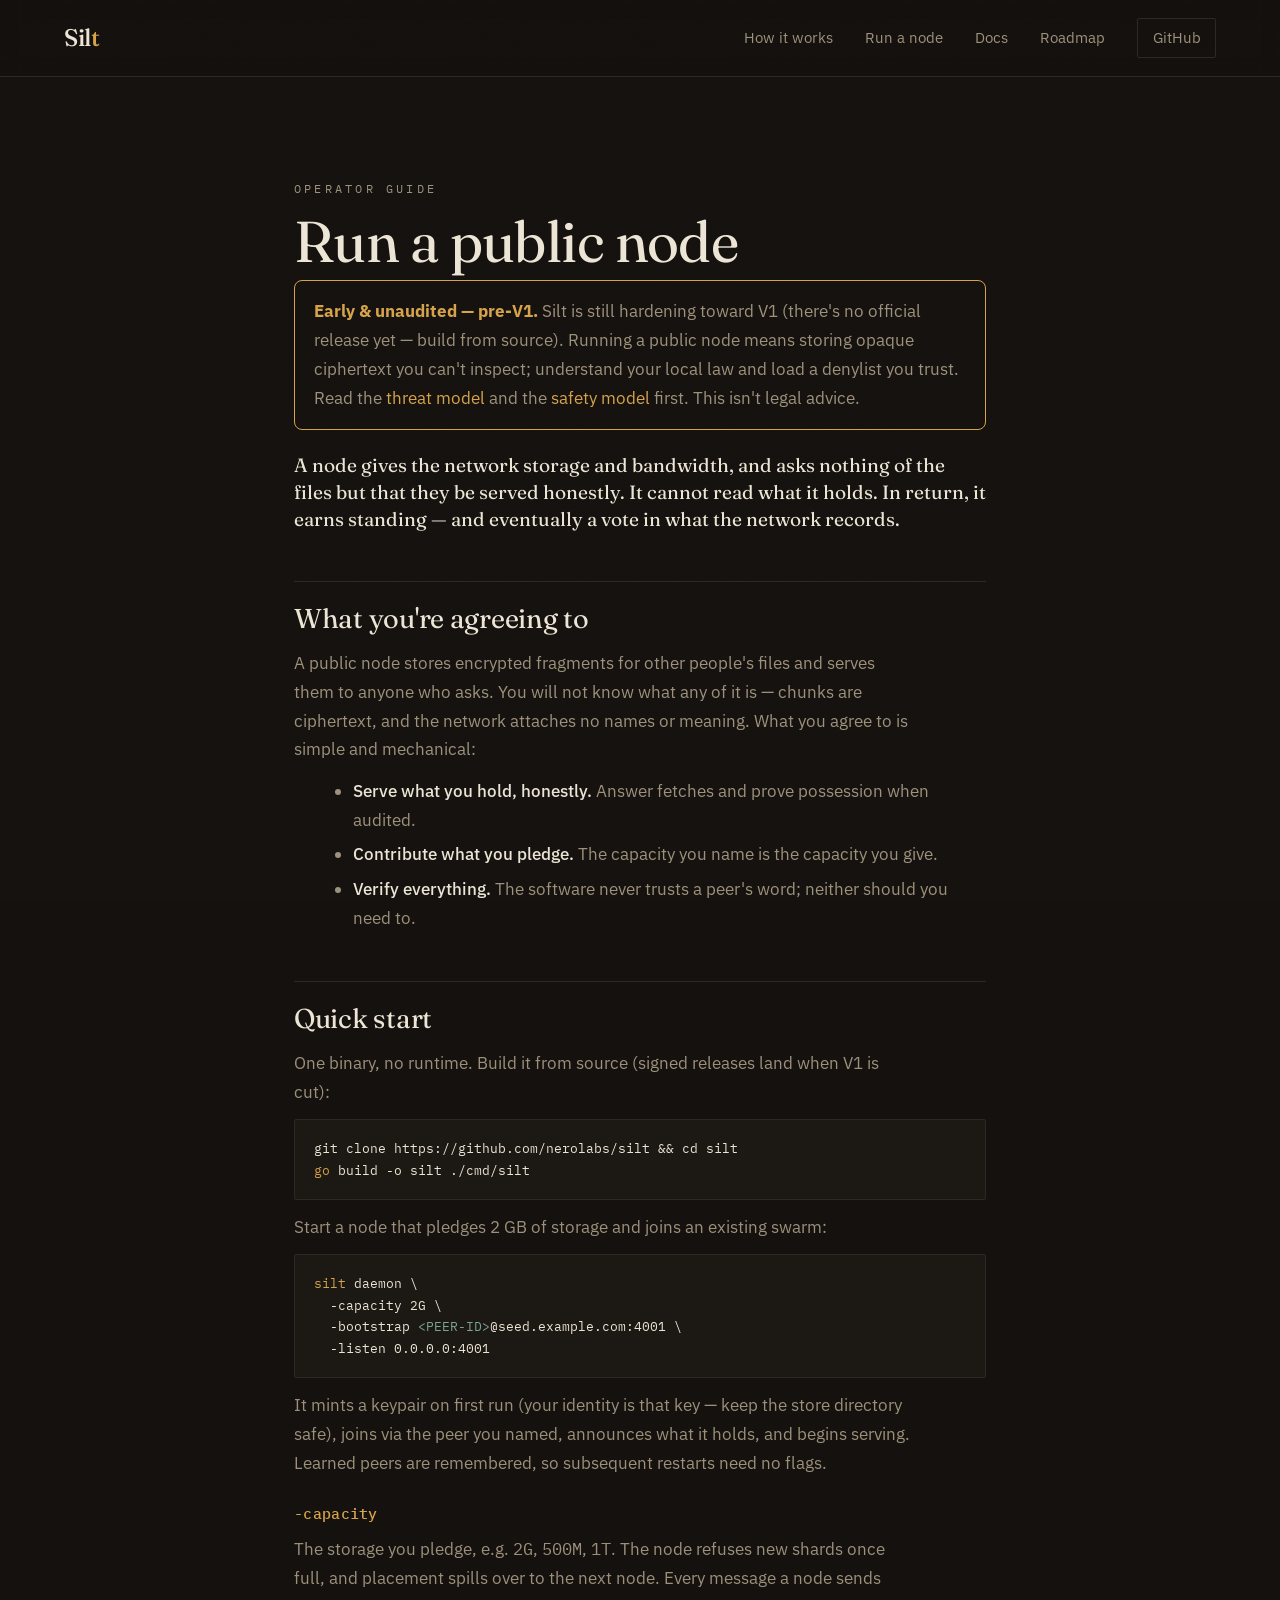
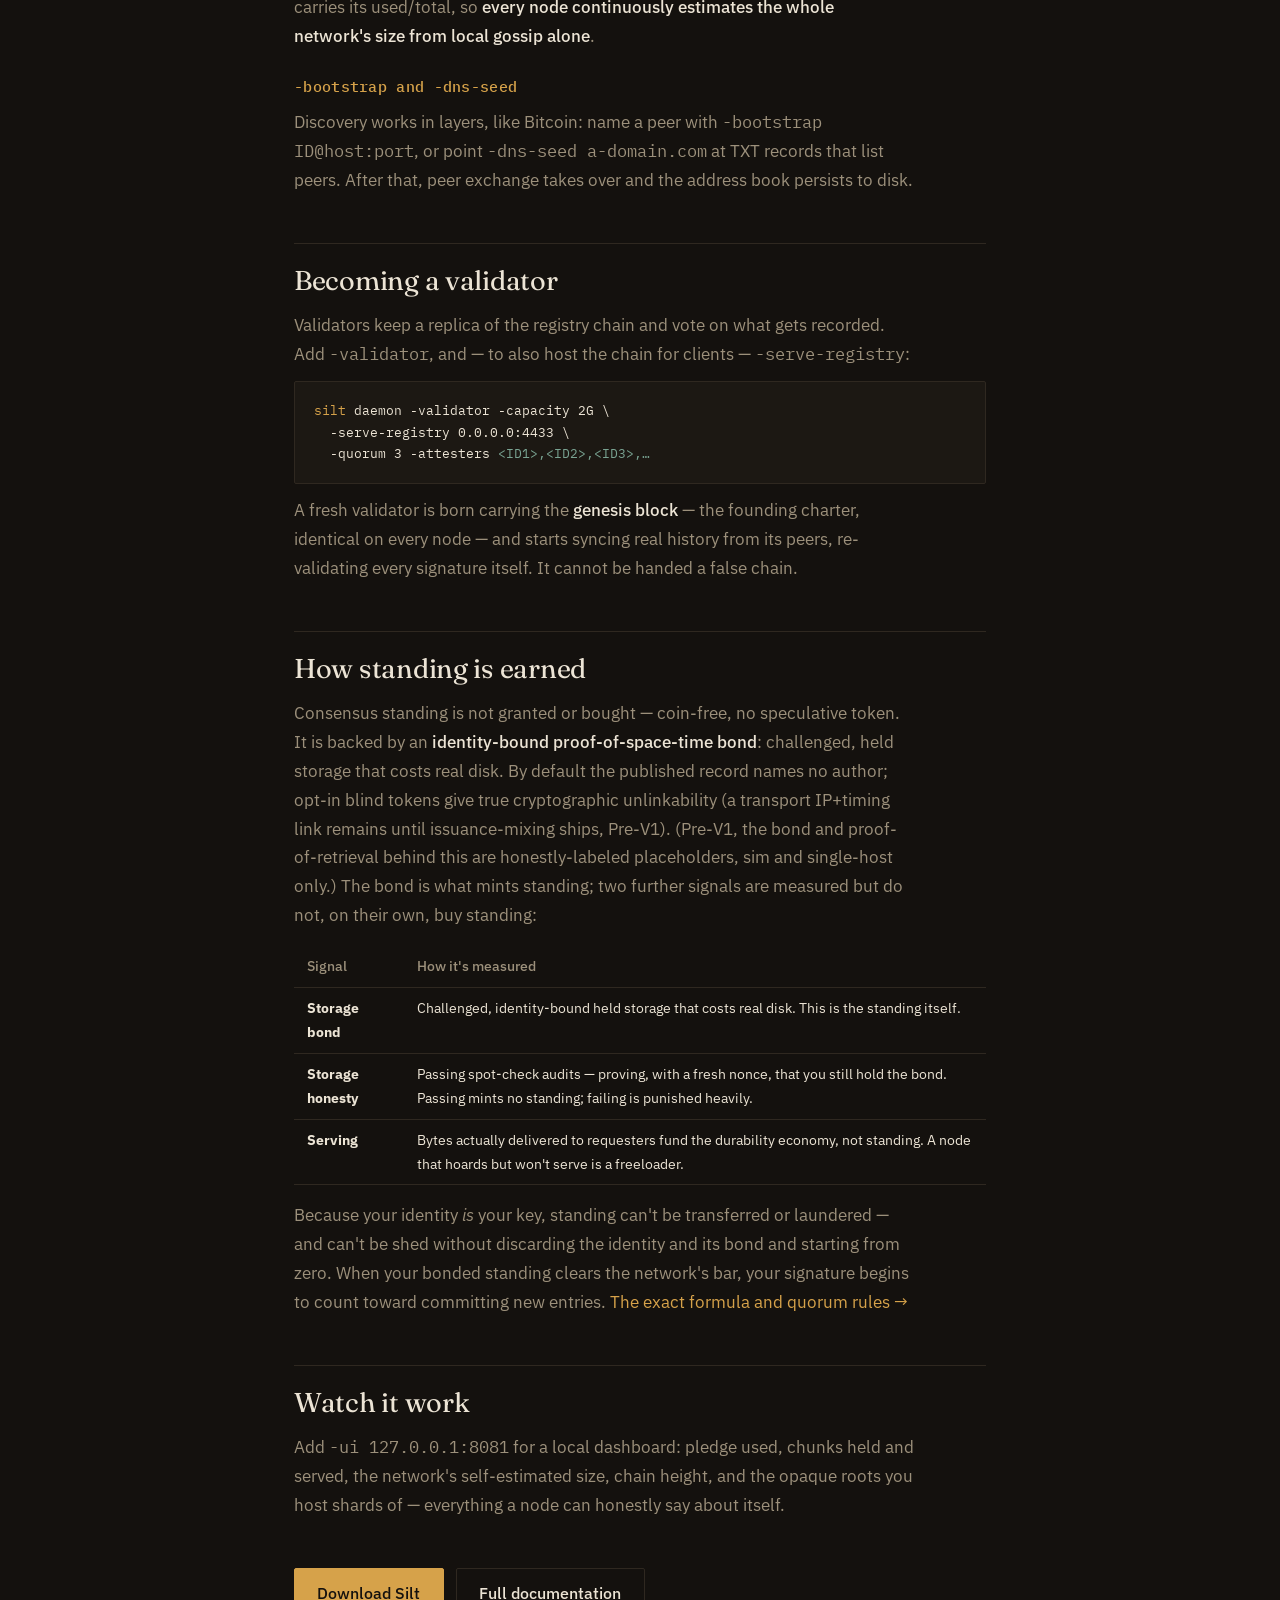
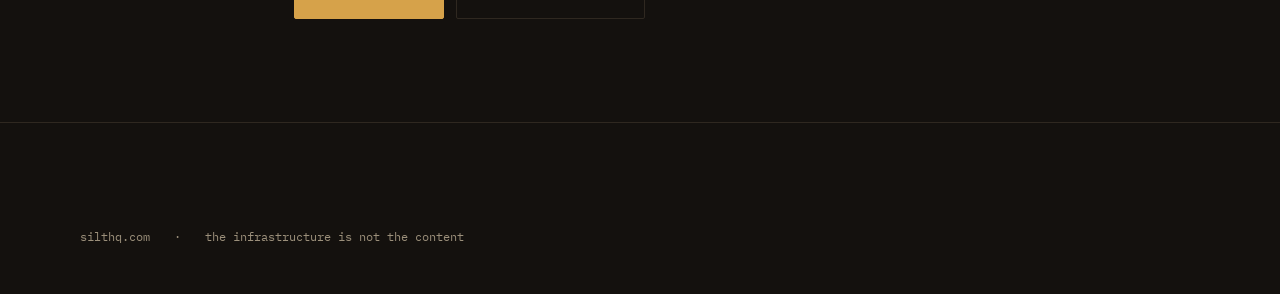
<file: website/node.html>
<!doctype html>
<html lang="en">
<head>
<meta charset="utf-8">
<meta name="viewport" content="width=device-width, initial-scale=1">
<title>Run a public Silt node</title>
<meta name="description" content="How to run a public Silt node: pledge storage and bandwidth, join the swarm, become a validator, and earn reputation.">
<link rel="canonical" href="https://silthq.com/node.html">
<link rel="preconnect" href="https://fonts.googleapis.com">
<link rel="preconnect" href="https://fonts.gstatic.com" crossorigin>
<link href="https://fonts.googleapis.com/css2?family=Fraunces:ital,opsz,wght@0,9..144,400;0,9..144,500;1,9..144,400&family=IBM+Plex+Mono:wght@400;500&family=IBM+Plex+Sans:wght@400;500;600&display=swap" rel="stylesheet">
<link rel="stylesheet" href="style.css">
</head>
<body>
<nav>
  <a href="/" class="wordmark" style="text-decoration:none">Sil<b>t</b></a>
  <span class="spacer"></span>
  <a href="/#how" class="hide-sm">How it works</a>
  <a href="node.html" class="hide-sm">Run a node</a>
  <a href="docs.html">Docs</a>
  <a href="roadmap.html" class="hide-sm">Roadmap</a>
  <a href="https://github.com/nerolabs/silt" class="ghost">GitHub</a>
</nav>

<div class="doc">
  <p class="eyebrow">Operator guide</p>
  <h1>Run a public node</h1>
  <div style="margin:0 0 1.4rem;padding:1rem 1.2rem;border:1px solid var(--ochre);border-radius:8px">
    <b style="color:var(--ochre)">Early &amp; unaudited — pre-V1.</b>
    <span class="dim">Silt is still hardening toward V1 (there's no official release
    yet — build from source). Running a public node means storing opaque ciphertext
    you can't inspect; understand your local law and load a denylist you trust. Read the
    <a href="https://github.com/nerolabs/silt/blob/main/docs/threat-model.md">threat model</a>
    and the <a href="https://github.com/nerolabs/silt/blob/main/docs/safety-denylist.md">safety model</a>
    first. This isn't legal advice.</span>
  </div>
  <p class="lead">A node gives the network storage and bandwidth, and asks nothing
  of the files but that they be served honestly. It cannot read what it holds.
  In return, it earns standing — and eventually a vote in what the network records.</p>

  <h2>What you're agreeing to</h2>
  <p>A public node stores encrypted fragments for other people's files and serves
  them to anyone who asks. You will not know what any of it is — chunks are
  ciphertext, and the network attaches no names or meaning. What you agree to is
  simple and mechanical:</p>
  <ul>
    <li><b>Serve what you hold, honestly.</b> Answer fetches and prove possession when audited.</li>
    <li><b>Contribute what you pledge.</b> The capacity you name is the capacity you give.</li>
    <li><b>Verify everything.</b> The software never trusts a peer's word; neither should you need to.</li>
  </ul>

  <h2>Quick start</h2>
  <p>One binary, no runtime. Build it from source (signed releases land when V1 is cut):</p>
  <pre class="code">git clone https://github.com/nerolabs/silt && cd silt
<span class="o">go</span> build -o silt ./cmd/silt</pre>
  <p>Start a node that pledges 2&nbsp;GB of storage and joins an existing swarm:</p>
  <pre class="code"><span class="o">silt</span> daemon \
  -capacity 2G \
  -bootstrap <span class="g">&lt;PEER-ID&gt;</span>@seed.example.com:4001 \
  -listen 0.0.0.0:4001</pre>
  <p>It mints a keypair on first run (your identity is that key — keep the store
  directory safe), joins via the peer you named, announces what it holds, and
  begins serving. Learned peers are remembered, so subsequent restarts need no flags.</p>

  <h3>-capacity</h3>
  <p>The storage you pledge, e.g. <span class="mono">2G</span>, <span class="mono">500M</span>, <span class="mono">1T</span>.
  The node refuses new shards once full, and placement spills over to the next
  node. Every message a node sends carries its used/total, so <b>every node
  continuously estimates the whole network's size from local gossip alone</b>.</p>

  <h3>-bootstrap and -dns-seed</h3>
  <p>Discovery works in layers, like Bitcoin: name a peer with <span class="mono">-bootstrap ID@host:port</span>,
  or point <span class="mono">-dns-seed a-domain.com</span> at TXT records that list peers.
  After that, peer exchange takes over and the address book persists to disk.</p>

  <h2>Becoming a validator</h2>
  <p>Validators keep a replica of the registry chain and vote on what gets
  recorded. Add <span class="mono">-validator</span>, and — to also host the chain for
  clients — <span class="mono">-serve-registry</span>:</p>
  <pre class="code"><span class="o">silt</span> daemon -validator -capacity 2G \
  -serve-registry 0.0.0.0:4433 \
  -quorum 3 -attesters <span class="g">&lt;ID1&gt;,&lt;ID2&gt;,&lt;ID3&gt;,…</span></pre>
  <p>A fresh validator is born carrying the <b>genesis block</b> — the founding
  charter, identical on every node — and starts syncing real history from its
  peers, re-validating every signature itself. It cannot be handed a false chain.</p>

  <h2>How standing is earned</h2>
  <p>Consensus standing is not granted or bought — coin-free, no speculative token.
  It is backed by an <b>identity-bound proof-of-space-time bond</b>: challenged,
  held storage that costs real disk. By default the published record names no
  author; opt-in blind tokens give true cryptographic unlinkability (a transport
  IP+timing link remains until issuance-mixing ships, Pre-V1). (Pre-V1, the bond and
  proof-of-retrieval behind this are honestly-labeled placeholders, sim and
  single-host only.) The bond is what mints standing; two further signals are
  measured but do not, on their own, buy standing:</p>
  <table>
    <tr><th>Signal</th><th>How it's measured</th></tr>
    <tr><td><b>Storage bond</b></td><td>Challenged, identity-bound held storage that costs real disk. This is the standing itself.</td></tr>
    <tr><td><b>Storage honesty</b></td><td>Passing spot-check audits — proving, with a fresh nonce, that you still hold the bond. Passing mints no standing; failing is punished heavily.</td></tr>
    <tr><td><b>Serving</b></td><td>Bytes actually delivered to requesters fund the durability economy, not standing. A node that hoards but won't serve is a freeloader.</td></tr>
  </table>
  <p>Because your identity <em>is</em> your key, standing can't be transferred or
  laundered — and can't be shed without discarding the identity and its bond and
  starting from zero. When your bonded standing clears the network's bar, your
  signature begins to count toward committing new entries. <a href="docs.html#consensus">The exact formula and quorum rules →</a></p>

  <h2>Watch it work</h2>
  <p>Add <span class="mono">-ui 127.0.0.1:8081</span> for a local dashboard: pledge used,
  chunks held and served, the network's self-estimated size, chain height, and the
  opaque roots you host shards of — everything a node can honestly say about itself.</p>

  <p style="margin-top:3rem"><a href="/#download" class="btn">Download Silt</a> &nbsp;
  <a href="docs.html" class="btn ghost">Full documentation</a></p>
</div>

<footer>
  <div class="wrap">
    <div class="meta"><span>silthq.com</span><span>·</span><span class="dim">the infrastructure is not the content</span></div>
  </div>
</footer>
</body>
</html>
</file>
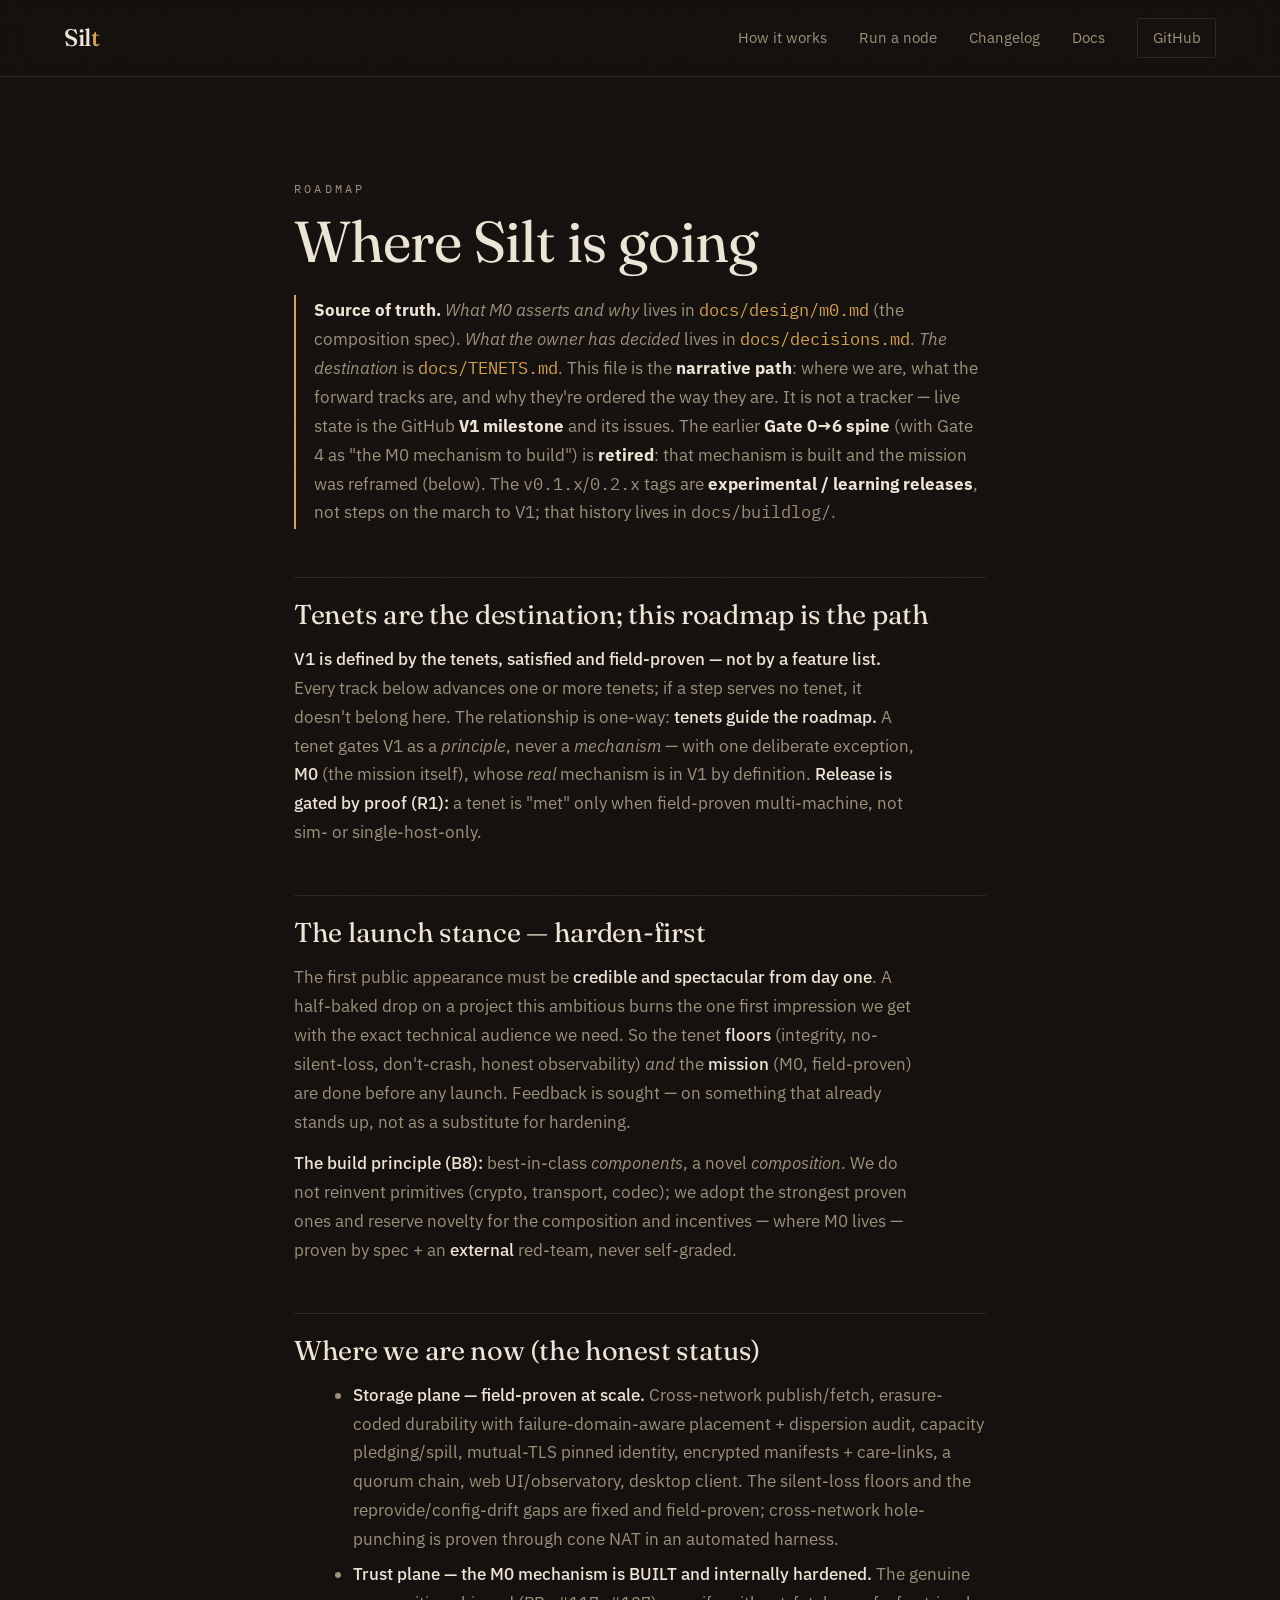
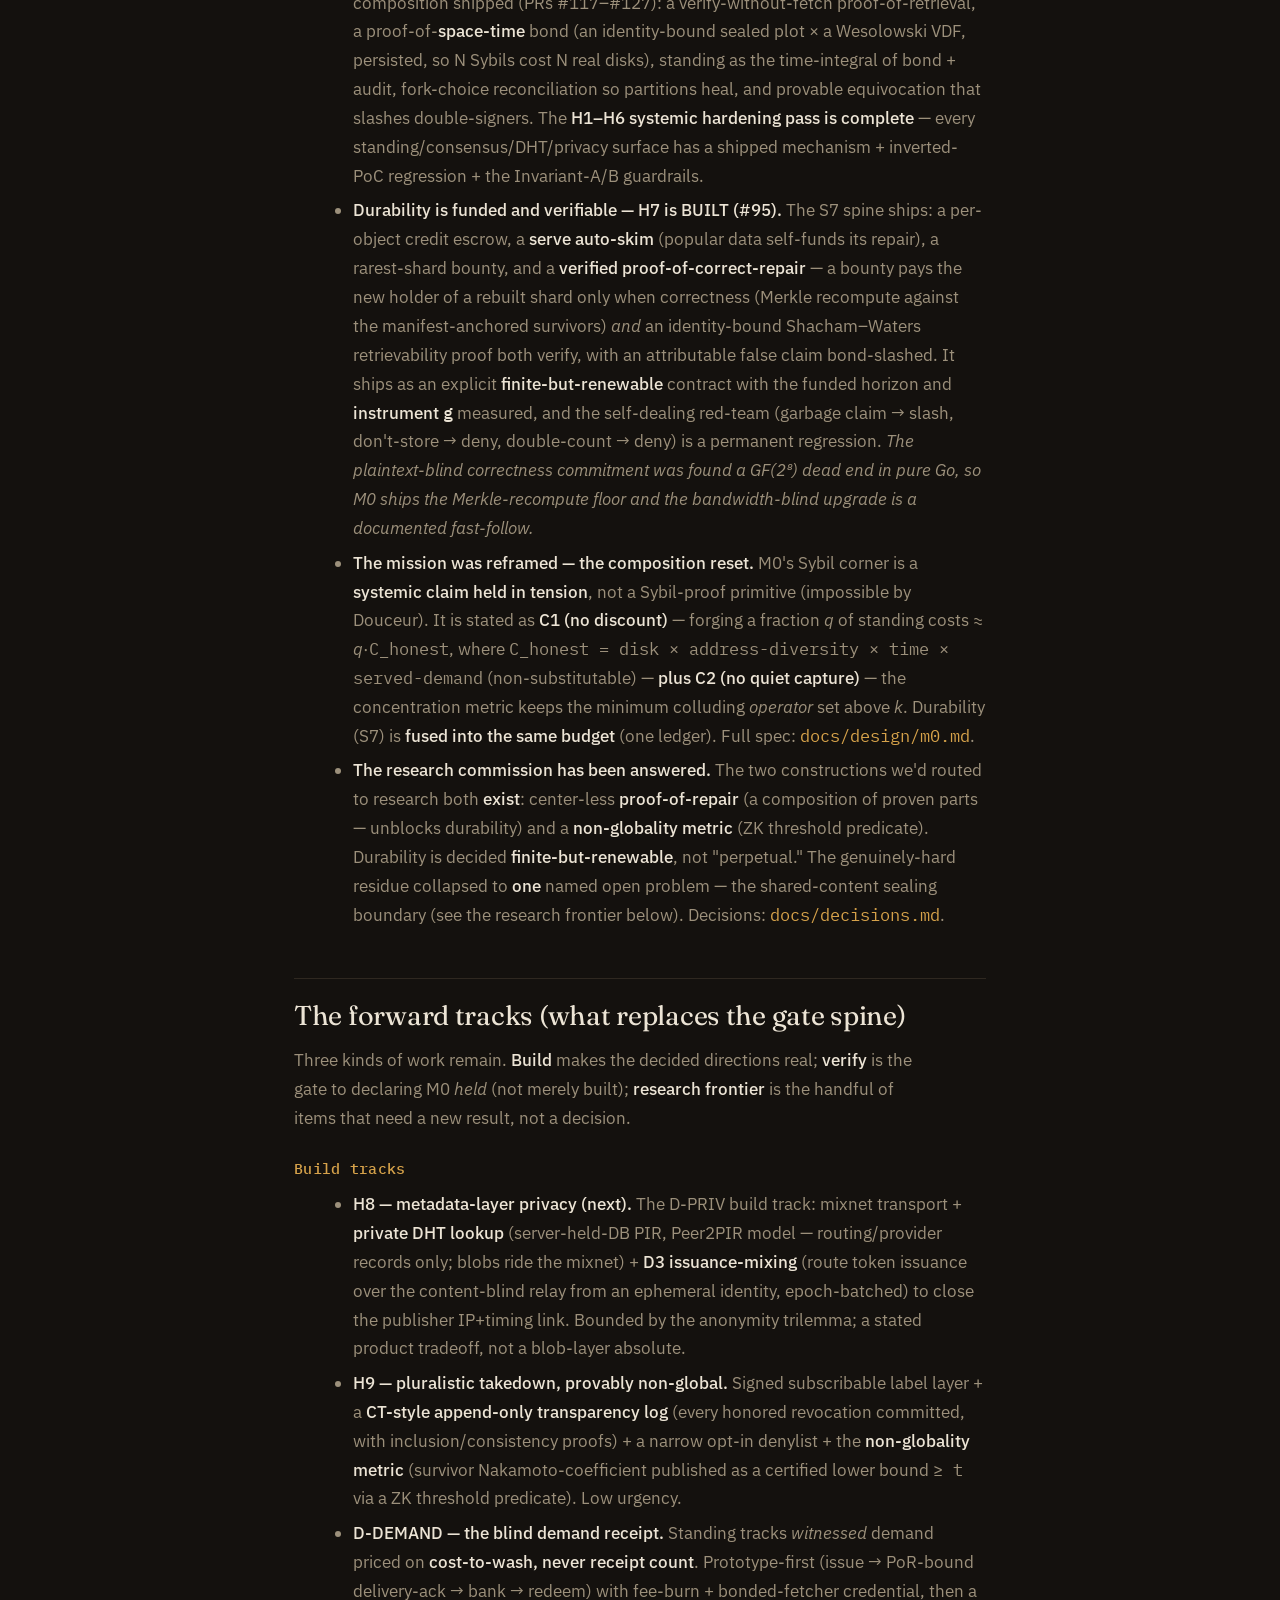
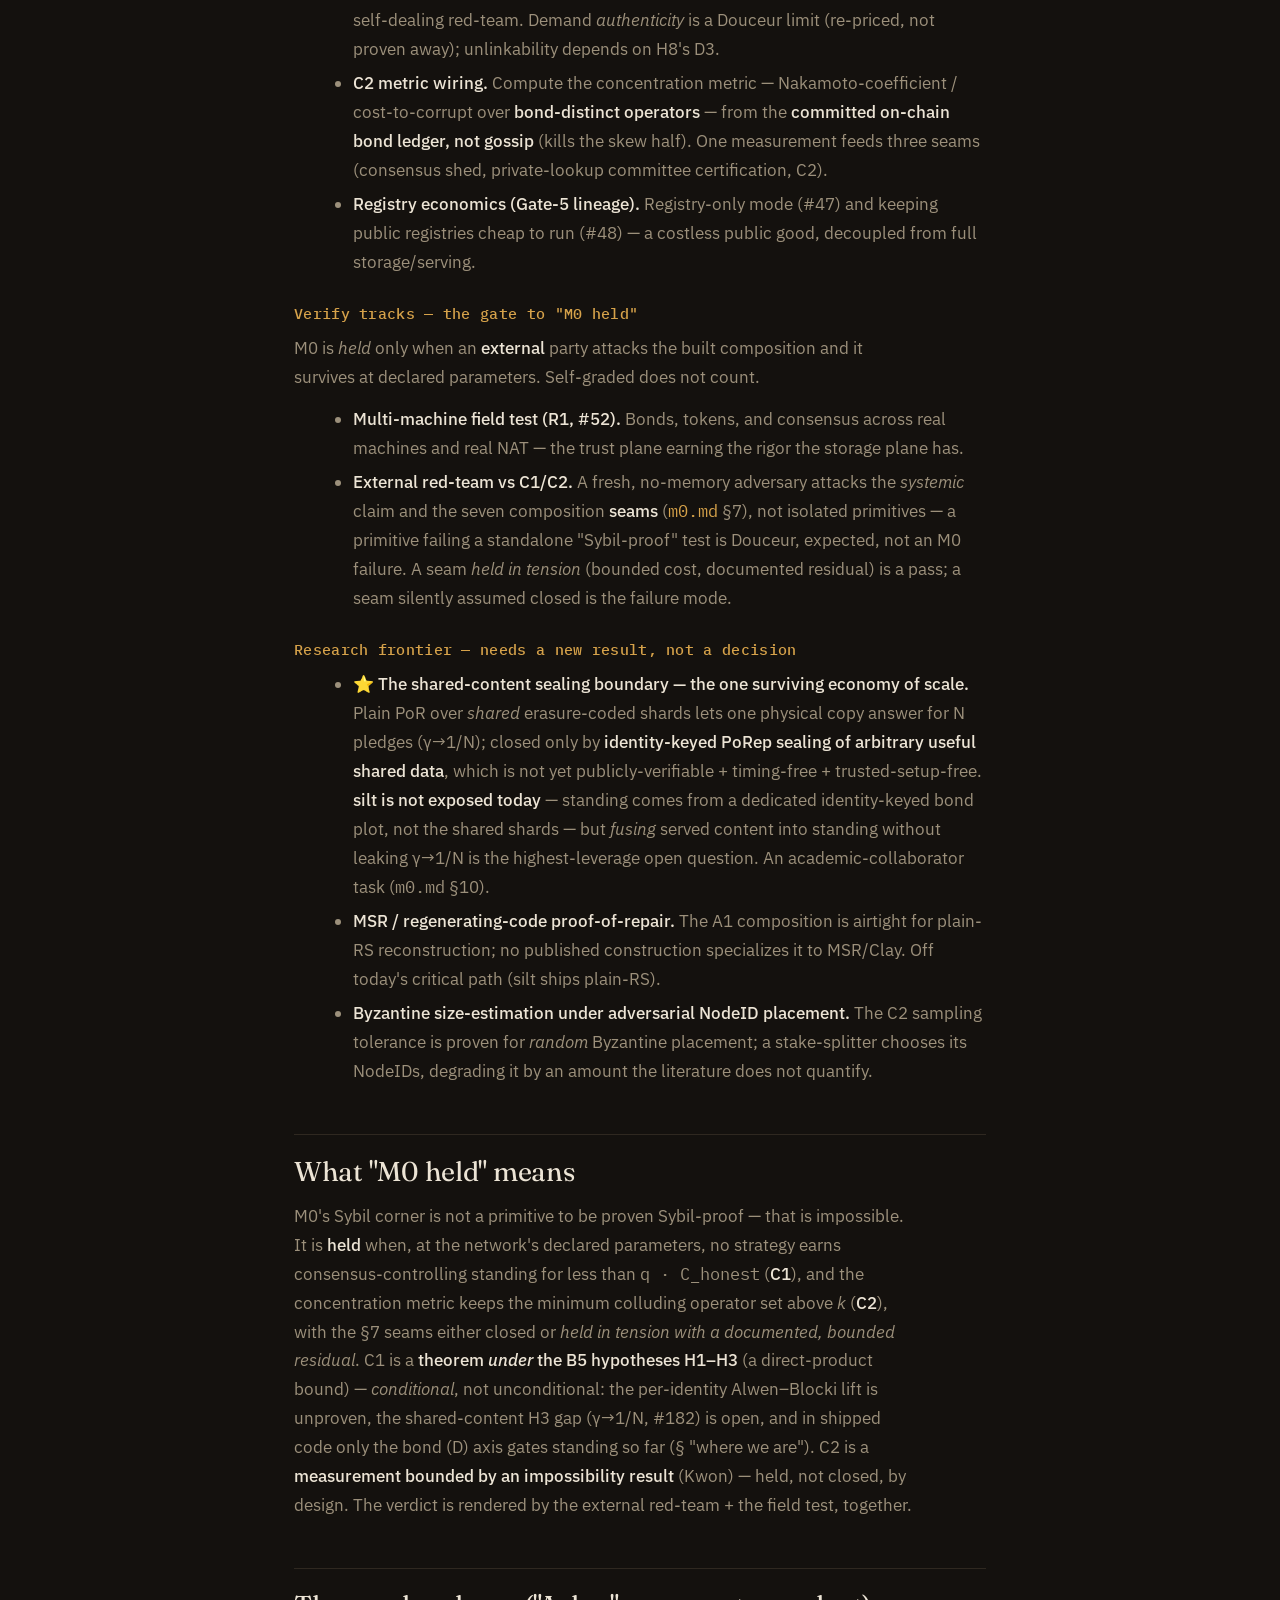
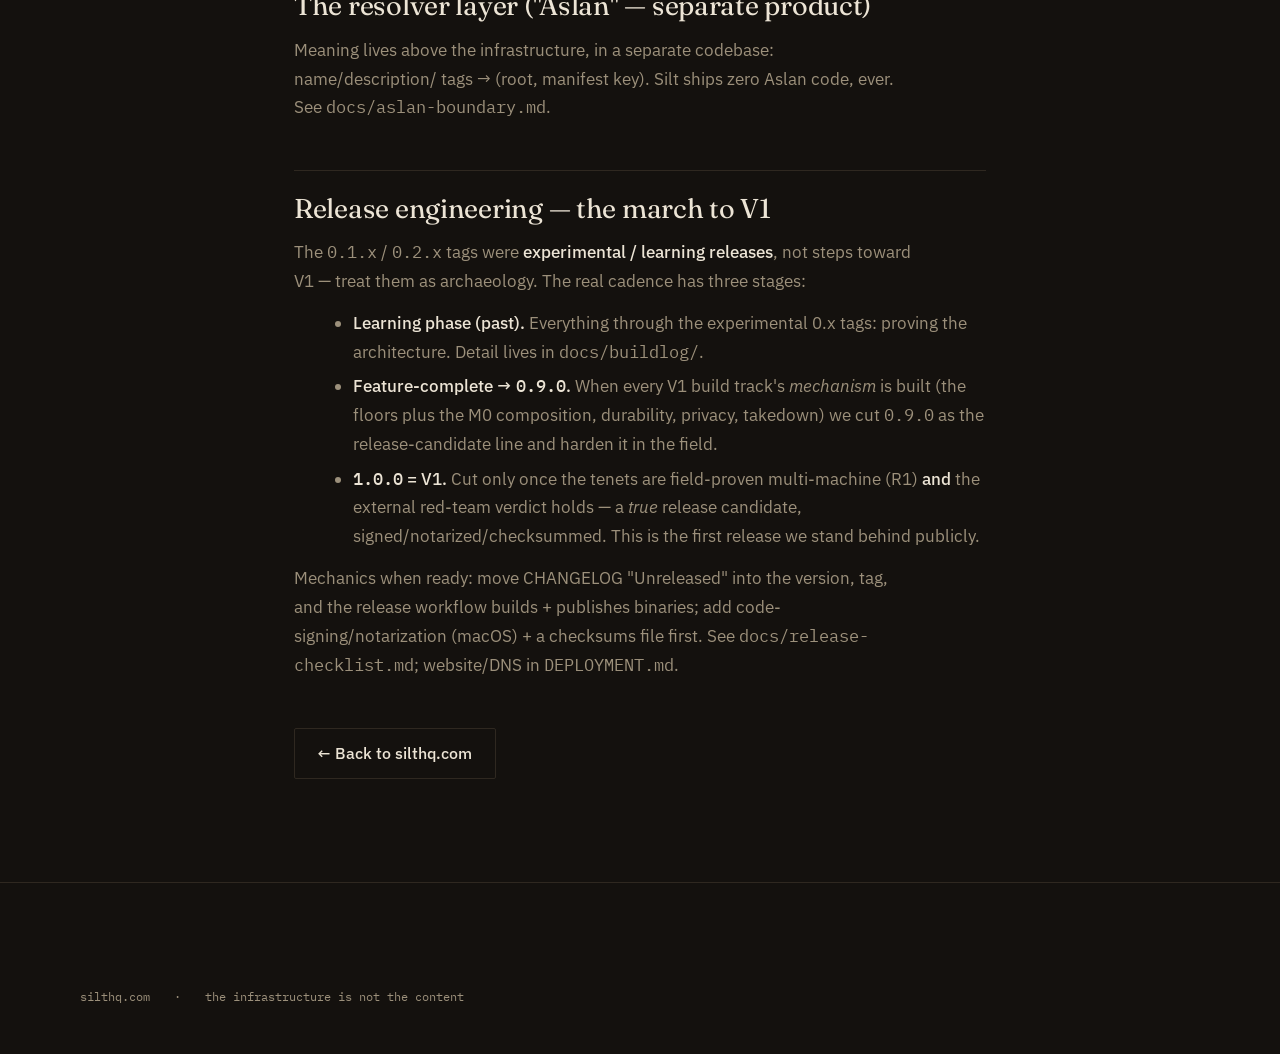
<file: website/roadmap.html>
<!doctype html>
<html lang="en">
<head>
<meta charset="utf-8">
<meta name="viewport" content="width=device-width, initial-scale=1">
<title>Silt roadmap</title>
<meta name="description" content="Where Silt is going: milestones, the prioritized sequence, and what comes next.">
<link rel="canonical" href="https://silthq.com/roadmap.html">
<link rel="preconnect" href="https://fonts.googleapis.com">
<link rel="preconnect" href="https://fonts.gstatic.com" crossorigin>
<link href="https://fonts.googleapis.com/css2?family=Fraunces:ital,opsz,wght@0,9..144,400;0,9..144,500;1,9..144,400&family=IBM+Plex+Mono:wght@400;500&family=IBM+Plex+Sans:wght@400;500;600&display=swap" rel="stylesheet">
<link rel="stylesheet" href="style.css">
<style>
  .doc ol { padding-left:1.2rem; }
  .doc ol li { margin:0.4rem 0; }
  .doc blockquote { margin:1.4rem 0; padding:0.1rem 0 0.1rem 1.1rem; border-left:2px solid var(--ochre); color:var(--drab); }
  .doc blockquote b { color:var(--bone); }
</style>
</head>
<body>
<nav>
  <a href="/" class="wordmark" style="text-decoration:none">Sil<b>t</b></a>
  <span class="spacer"></span>
  <a href="/#how" class="hide-sm">How it works</a>
  <a href="node.html" class="hide-sm">Run a node</a>
  <a href="changelog.html">Changelog</a>
  <a href="docs.html">Docs</a>
  <a href="https://github.com/nerolabs/silt" class="ghost">GitHub</a>
</nav>
<div class="doc">
  <p class="eyebrow">Roadmap</p>
  <h1>Where Silt is going</h1>
<blockquote><b>Source of truth.</b> <em>What M0 asserts and why</em> lives in <a href="https://github.com/nerolabs/silt/blob/main/docs/design/m0.md"><span class="mono">docs/design/m0.md</span></a> (the composition spec). <em>What the owner has decided</em> lives in <a href="https://github.com/nerolabs/silt/blob/main/docs/decisions.md"><span class="mono">docs/decisions.md</span></a>. <em>The destination</em> is <a href="https://github.com/nerolabs/silt/blob/main/docs/TENETS.md"><span class="mono">docs/TENETS.md</span></a>. This file is the <b>narrative path</b>: where we are, what the forward tracks are, and why they&#x27;re ordered the way they are. It is not a tracker — live state is the GitHub <b><span class="mono">V1</span> milestone</b> and its issues.  The earlier <b>Gate 0→6 spine</b> (with Gate 4 as &quot;the M0 mechanism to build&quot;) is <b>retired</b>: that mechanism is built and the mission was reframed (below). The <span class="mono">v0.1.x</span>/<span class="mono">0.2.x</span> tags are <b>experimental / learning releases</b>, not steps on the march to V1; that history lives in <span class="mono">docs/buildlog/</span>.</blockquote>
<h2>Tenets are the destination; this roadmap is the path</h2>
<p><b>V1 is defined by the tenets, satisfied and field-proven — not by a feature list.</b> Every track below advances one or more tenets; if a step serves no tenet, it doesn&#x27;t belong here. The relationship is one-way: <b>tenets guide the roadmap.</b> A tenet gates V1 as a <em>principle</em>, never a <em>mechanism</em> — with one deliberate exception, <b>M0</b> (the mission itself), whose <em>real</em> mechanism is in V1 by definition. <b>Release is gated by proof (R1):</b> a tenet is &quot;met&quot; only when field-proven multi-machine, not sim- or single-host-only.</p>
<h2>The launch stance — harden-first</h2>
<p>The first public appearance must be <b>credible and spectacular from day one</b>. A half-baked drop on a project this ambitious burns the one first impression we get with the exact technical audience we need. So the tenet <b>floors</b> (integrity, no-silent-loss, don&#x27;t-crash, honest observability) <em>and</em> the <b>mission</b> (M0, field-proven) are done before any launch. Feedback is sought — on something that already stands up, not as a substitute for hardening.</p>
<p><b>The build principle (B8):</b> best-in-class <em>components</em>, a novel <em>composition</em>. We do not reinvent primitives (crypto, transport, codec); we adopt the strongest proven ones and reserve novelty for the composition and incentives — where M0 lives — proven by spec + an <b>external</b> red-team, never self-graded.</p>
<h2>Where we are now (the honest status)</h2>
<ul>
<li><b>Storage plane — field-proven at scale.</b> Cross-network publish/fetch, erasure-coded durability with failure-domain-aware placement + dispersion audit, capacity pledging/spill, mutual-TLS pinned identity, encrypted manifests + care-links, a quorum chain, web UI/observatory, desktop client. The silent-loss floors and the reprovide/config-drift gaps are fixed and field-proven; cross-network hole-punching is proven through cone NAT in an automated harness.</li>
<li><b>Trust plane — the M0 mechanism is BUILT and internally hardened.</b> The genuine composition shipped (PRs #117–#127): a verify-without-fetch proof-of-retrieval, a proof-of-<b>space-time</b> bond (an identity-bound sealed plot × a Wesolowski VDF, persisted, so N Sybils cost N real disks), standing as the time-integral of bond + audit, fork-choice reconciliation so partitions heal, and provable equivocation that slashes double-signers. The <b>H1–H6 systemic hardening pass is complete</b> — every standing/consensus/DHT/privacy surface has a shipped mechanism + inverted-PoC regression + the Invariant-A/B guardrails.</li>
<li><b>Durability is funded and verifiable — H7 is BUILT (#95).</b> The S7 spine ships: a per-object credit escrow, a <b>serve auto-skim</b> (popular data self-funds its repair), a rarest-shard bounty, and a <b>verified proof-of-correct-repair</b> — a bounty pays the new holder of a rebuilt shard only when correctness (Merkle recompute against the manifest-anchored survivors) <em>and</em> an identity-bound Shacham–Waters retrievability proof both verify, with an attributable false claim bond-slashed. It ships as an explicit <b>finite-but-renewable</b> contract with the funded horizon and <b>instrument <span class="mono">g</span></b> measured, and the self-dealing red-team (garbage claim → slash, don&#x27;t-store → deny, double-count → deny) is a permanent regression. <em>The plaintext-blind correctness commitment was found a GF(2⁸) dead end in pure Go, so M0 ships the Merkle-recompute floor and the bandwidth-blind upgrade is a documented fast-follow.</em></li>
<li><b>The mission was reframed — the composition reset.</b> M0&#x27;s Sybil corner is a <b>systemic claim held in tension</b>, not a Sybil-proof primitive (impossible by Douceur). It is stated as <b>C1 (no discount)</b> — forging a fraction <em>q</em> of standing costs ≈ <em>q</em>·<span class="mono">C_honest</span>, where <span class="mono">C_honest = disk × address-diversity × time × served-demand</span> (non-substitutable) — <b>plus C2 (no quiet capture)</b> — the concentration metric keeps the minimum colluding <em>operator</em> set above <em>k</em>. Durability (S7) is <b>fused into the same budget</b> (one ledger). Full spec: <a href="https://github.com/nerolabs/silt/blob/main/docs/design/m0.md"><span class="mono">docs/design/m0.md</span></a>.</li>
<li><b>The research commission has been answered.</b> The two constructions we&#x27;d routed to research both <b>exist</b>: center-less <b>proof-of-repair</b> (a composition of proven parts — unblocks durability) and a <b>non-globality metric</b> (ZK threshold predicate). Durability is decided <b>finite-but-renewable</b>, not &quot;perpetual.&quot; The genuinely-hard residue collapsed to <b>one</b> named open problem — the shared-content sealing boundary (see the research frontier below). Decisions: <a href="https://github.com/nerolabs/silt/blob/main/docs/decisions.md"><span class="mono">docs/decisions.md</span></a>.</li>
</ul>
<h2>The forward tracks (what replaces the gate spine)</h2>
<p>Three kinds of work remain. <b>Build</b> makes the decided directions real; <b>verify</b> is the gate to declaring M0 <em>held</em> (not merely built); <b>research frontier</b> is the handful of items that need a new result, not a decision.</p>
<h3>Build tracks</h3>
<ul>
<li><b>H8 — metadata-layer privacy (next).</b> The D-PRIV build track: mixnet transport + <b>private DHT lookup</b> (server-held-DB PIR, Peer2PIR model — routing/provider records only; blobs ride the mixnet) + <b>D3 issuance-mixing</b> (route token issuance over the content-blind relay from an ephemeral identity, epoch-batched) to close the publisher IP+timing link. Bounded by the anonymity trilemma; a stated product tradeoff, not a blob-layer absolute.</li>
<li><b>H9 — pluralistic takedown, provably non-global.</b> Signed subscribable label layer + a <b>CT-style append-only transparency log</b> (every honored revocation committed, with inclusion/consistency proofs) + a narrow opt-in denylist + the <b>non-globality metric</b> (survivor Nakamoto-coefficient published as a certified lower bound <span class="mono">≥ t</span> via a ZK threshold predicate). Low urgency.</li>
<li><b>D-DEMAND — the blind demand receipt.</b> Standing tracks <em>witnessed</em> demand priced on <b>cost-to-wash, never receipt count</b>. Prototype-first (issue → PoR-bound delivery-ack → bank → redeem) with fee-burn + bonded-fetcher credential, then a self-dealing red-team. Demand <em>authenticity</em> is a Douceur limit (re-priced, not proven away); unlinkability depends on H8&#x27;s D3.</li>
<li><b>C2 metric wiring.</b> Compute the concentration metric — Nakamoto-coefficient / cost-to-corrupt over <b>bond-distinct operators</b> — from the <b>committed on-chain bond ledger, not gossip</b> (kills the skew half). One measurement feeds three seams (consensus shed, private-lookup committee certification, C2).</li>
<li><b>Registry economics (Gate-5 lineage).</b> Registry-only mode (#47) and keeping public registries cheap to run (#48) — a costless public good, decoupled from full storage/serving.</li>
</ul>
<h3>Verify tracks — the gate to &quot;M0 held&quot;</h3>
<p>M0 is <em>held</em> only when an <b>external</b> party attacks the built composition and it survives at declared parameters. Self-graded does not count.</p>
<ul>
<li><b>Multi-machine field test (R1, #52).</b> Bonds, tokens, and consensus across real machines and real NAT — the trust plane earning the rigor the storage plane has.</li>
<li><b>External red-team vs C1/C2.</b> A fresh, no-memory adversary attacks the <em>systemic</em> claim and the seven composition <b>seams</b> (<a href="https://github.com/nerolabs/silt/blob/main/docs/design/m0.md"><span class="mono">m0.md</span></a> §7), not isolated primitives — a primitive failing a standalone &quot;Sybil-proof&quot; test is Douceur, expected, not an M0 failure. A seam <em>held in tension</em> (bounded cost, documented residual) is a pass; a seam silently assumed closed is the failure mode.</li>
</ul>
<h3>Research frontier — needs a new result, not a decision</h3>
<ul>
<li><b>⭐ The shared-content sealing boundary — the one surviving economy of scale.</b> Plain PoR over <em>shared</em> erasure-coded shards lets one physical copy answer for N pledges (γ→1/N); closed only by <b>identity-keyed PoRep sealing of arbitrary useful shared data</b>, which is not yet publicly-verifiable + timing-free + trusted-setup-free. <b>silt is not exposed today</b> — standing comes from a dedicated identity-keyed bond plot, not the shared shards — but <em>fusing</em> served content into standing without leaking γ→1/N is the highest-leverage open question. An academic-collaborator task (<span class="mono">m0.md</span> §10).</li>
<li><b>MSR / regenerating-code proof-of-repair.</b> The A1 composition is airtight for plain-RS reconstruction; no published construction specializes it to MSR/Clay. Off today&#x27;s critical path (silt ships plain-RS).</li>
<li><b>Byzantine size-estimation under adversarial NodeID placement.</b> The C2 sampling tolerance is proven for <em>random</em> Byzantine placement; a stake-splitter chooses its NodeIDs, degrading it by an amount the literature does not quantify.</li>
</ul>
<h2>What &quot;M0 held&quot; means</h2>
<p>M0&#x27;s Sybil corner is not a primitive to be proven Sybil-proof — that is impossible. It is <b>held</b> when, at the network&#x27;s declared parameters, no strategy earns consensus-controlling standing for less than <span class="mono">q · C_honest</span> (<b>C1</b>), and the concentration metric keeps the minimum colluding operator set above <em>k</em> (<b>C2</b>), with the §7 seams either closed or <em>held in tension with a documented, bounded residual</em>. C1 is a <b>theorem <em>under</em> the B5 hypotheses H1–H3</b> (a direct-product bound) — <em>conditional</em>, not unconditional: the per-identity Alwen–Blocki lift is unproven, the shared-content H3 gap (γ→1/N, #182) is open, and in shipped code only the bond (D) axis gates standing so far (§ &quot;where we are&quot;). C2 is a <b>measurement bounded by an impossibility result</b> (Kwon) — held, not closed, by design. The verdict is rendered by the external red-team + the field test, together.</p>
<h2>The resolver layer (&quot;Aslan&quot; — separate product)</h2>
<p>Meaning lives above the infrastructure, in a separate codebase: name/description/ tags → (root, manifest key). Silt ships zero Aslan code, ever. See <span class="mono">docs/aslan-boundary.md</span>.</p>
<h2>Release engineering — the march to V1</h2>
<p>The <span class="mono">0.1.x</span> / <span class="mono">0.2.x</span> tags were <b>experimental / learning releases</b>, not steps toward V1 — treat them as archaeology. The real cadence has three stages:</p>
<ul>
<li><b>Learning phase (past).</b> Everything through the experimental 0.x tags: proving the architecture. Detail lives in <span class="mono">docs/buildlog/</span>.</li>
<li><b>Feature-complete → <span class="mono">0.9.0</span>.</b> When every V1 build track&#x27;s <em>mechanism</em> is built (the floors plus the M0 composition, durability, privacy, takedown) we cut <span class="mono">0.9.0</span> as the release-candidate line and harden it in the field.</li>
<li><b><span class="mono">1.0.0</span> = V1.</b> Cut only once the tenets are field-proven multi-machine (R1) <b>and</b> the external red-team verdict holds — a <em>true</em> release candidate, signed/notarized/checksummed. This is the first release we stand behind publicly.</li>
</ul>
<p>Mechanics when ready: move CHANGELOG &quot;Unreleased&quot; into the version, tag, and the release workflow builds + publishes binaries; add code-signing/notarization (macOS) + a checksums file first. See <span class="mono">docs/release-checklist.md</span>; website/DNS in <span class="mono">DEPLOYMENT.md</span>.</p>
  <p style="margin-top:3rem"><a href="/" class="btn ghost">← Back to silthq.com</a></p>
</div>
<footer><div class="wrap"><div class="meta">
  <span>silthq.com</span><span>·</span><span class="dim">the infrastructure is not the content</span>
</div></div></footer>
</body>
</html>
</file>
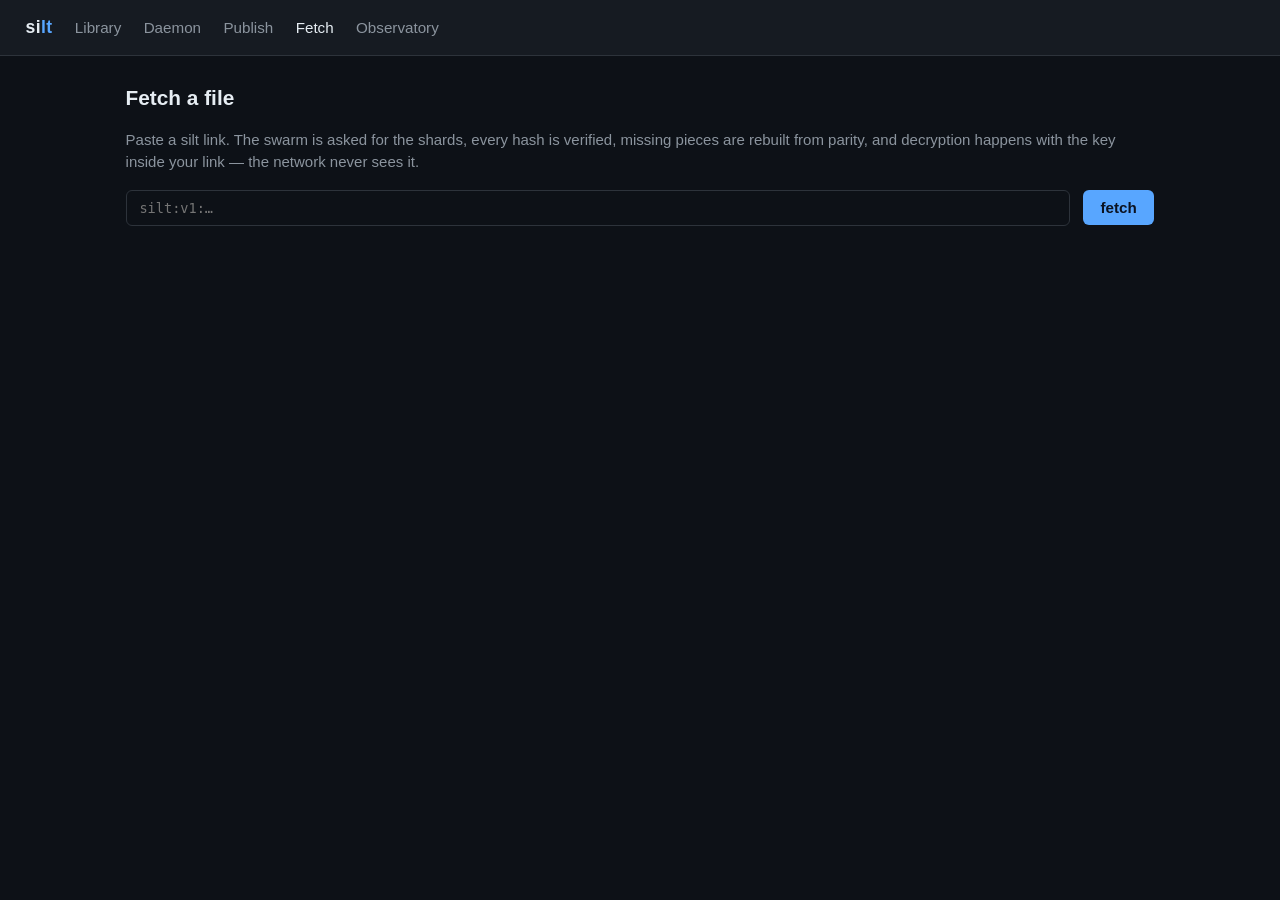
<file: cmd/silt/ui/fetch.html>
<!doctype html>
<html lang="en">
<head>
<meta charset="utf-8">
<title>Silt — fetch</title>
<link rel="stylesheet" href="style.css">
<script src="app.js"></script>
</head>
<body>
<nav>
  <div class="logo">si<span>lt</span></div>
  <a href="library.html">Library</a>
  <a href="/">Daemon</a>
  <a href="publish.html">Publish</a>
  <a href="fetch.html" class="active">Fetch</a>
  <a href="observatory.html">Observatory</a>
</nav>
<main>
  <h1>Fetch a file</h1>
  <p class="dim" style="margin-bottom:1rem">
    Paste a silt link. The swarm is asked for the shards, every hash is
    verified, missing pieces are rebuilt from parity, and decryption happens
    with the key inside your link — the network never sees it.</p>
  <div class="row">
    <input type="text" id="link" placeholder="silt:v1:…">
    <button id="go">fetch</button>
  </div>
  <div id="msg"></div>
</main>
<script>
const go = document.getElementById("go"), msg = document.getElementById("msg");
go.onclick = async () => {
  const link = document.getElementById("link").value.trim();
  if (!link) return;
  go.disabled = true;
  msg.innerHTML = `<span class="dim">resolving providers, fetching shards, verifying…</span>`;
  try {
    const r = await fetch("/api/fetch?link=" + encodeURIComponent(link));
    if (!r.ok) {
      const j = await r.json().catch(() => ({}));
      throw new Error(j.error || r.status);
    }
    const blob = await r.blob();
    const url = URL.createObjectURL(blob);
    const a = document.createElement("a");
    a.href = url; a.download = (link.split(":")[2] || "file").slice(0, 16) + ".bin";
    a.click();
    msg.innerHTML = `<p class="ok">✓ ${blob.size} bytes retrieved, verified, decrypted — downloading</p>`;
  } catch (e) {
    msg.innerHTML = `<p class="bad">✗ ${e.message}</p>`;
  }
  go.disabled = false;
};
</script>
</body>
</html>
</file>
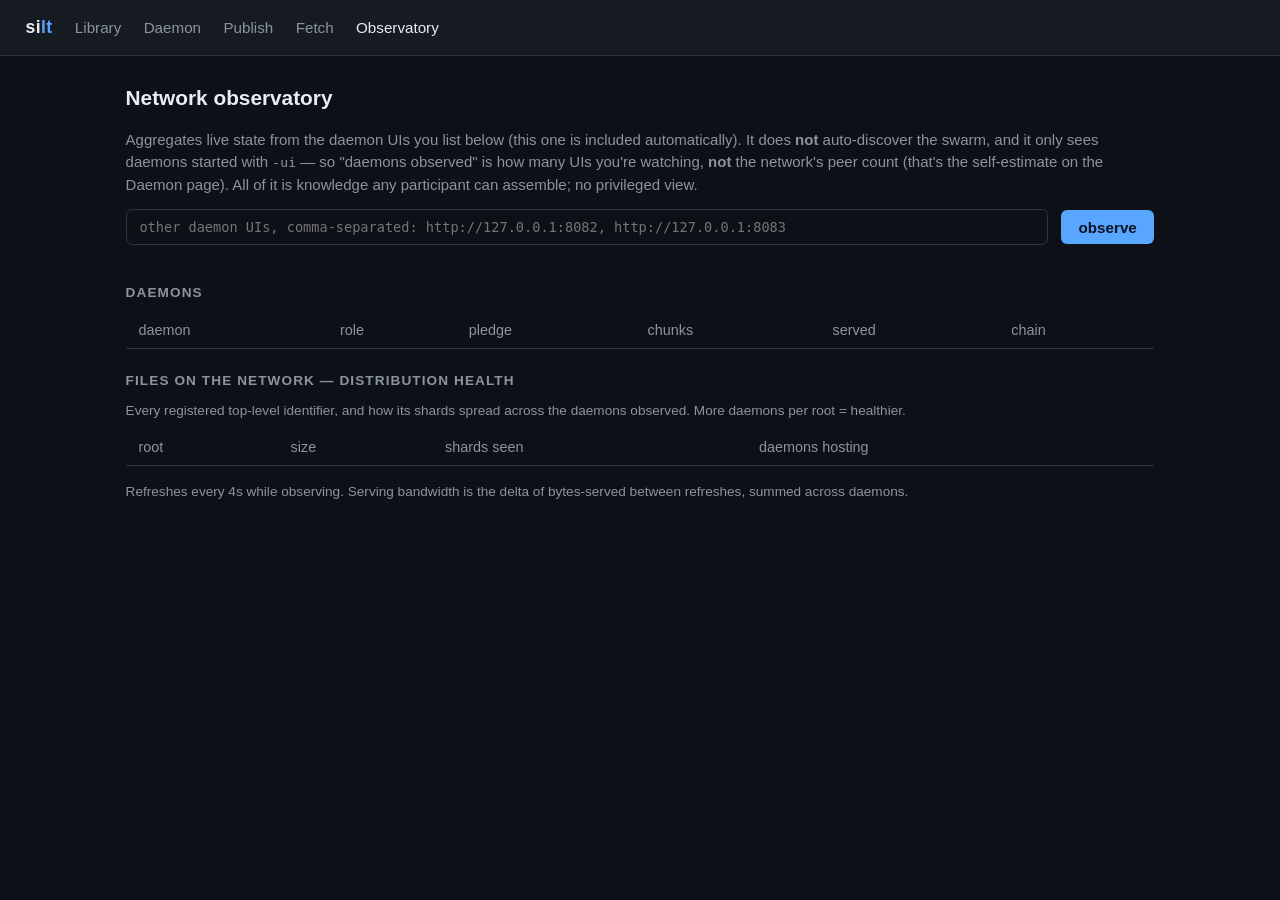
<file: cmd/silt/ui/observatory.html>
<!doctype html>
<html lang="en">
<head>
<meta charset="utf-8">
<title>Silt — observatory</title>
<link rel="stylesheet" href="style.css">
<script src="app.js"></script>
</head>
<body>
<nav>
  <div class="logo">si<span>lt</span></div>
  <a href="library.html">Library</a>
  <a href="/">Daemon</a>
  <a href="publish.html">Publish</a>
  <a href="fetch.html">Fetch</a>
  <a href="observatory.html" class="active">Observatory</a>
</nav>
<main>
  <h1>Network observatory</h1>
  <p class="dim" style="margin-bottom:0.8rem">
    Aggregates live state from the daemon UIs you list below (this one is
    included automatically). It does <b>not</b> auto-discover the swarm, and
    it only sees daemons started with <span class="mono">-ui</span> — so
    "daemons observed" is how many UIs you're watching, <b>not</b> the
    network's peer count (that's the self-estimate on the Daemon page). All
    of it is knowledge any participant can assemble; no privileged view.</p>
  <div class="row">
    <input type="text" id="peers" placeholder="other daemon UIs, comma-separated: http://127.0.0.1:8082, http://127.0.0.1:8083">
    <button id="go">observe</button>
  </div>

  <div class="grid" id="totals" style="margin-top:1rem"></div>

  <h2>Daemons</h2>
  <table id="daemons"><thead><tr>
    <th>daemon</th><th>role</th><th>pledge</th><th>chunks</th><th>served</th><th>chain</th>
  </tr></thead><tbody></tbody></table>

  <h2 style="margin-top:1.4rem">Files on the network — distribution health</h2>
  <p class="dim" style="margin-bottom:0.6rem;font-size:0.85rem">
    Every registered top-level identifier, and how its shards spread across
    the daemons observed. More daemons per root = healthier.</p>
  <table id="files"><thead><tr>
    <th>root</th><th>size</th><th>shards seen</th><th>daemons hosting</th>
  </tr></thead><tbody></tbody></table>
  <p class="note">Refreshes every 4s while observing. Serving bandwidth is the
  delta of bytes-served between refreshes, summed across daemons.</p>
</main>
<script>
const fmtB = b => b >= 1<<30 ? (b/(1<<30)).toFixed(2)+" GB" : b >= 1<<20 ? (b/(1<<20)).toFixed(1)+" MB"
              : b >= 1024 ? (b/1024).toFixed(1)+" KB" : (b||0)+" B";
let timer = null, lastServed = null, lastAt = 0;

document.getElementById("go").onclick = () => {
  clearInterval(timer);
  lastServed = null;
  observe(); timer = setInterval(observe, 4000);
};

function bases() {
  const extra = document.getElementById("peers").value.split(",").map(s => s.trim()).filter(Boolean);
  return [location.origin, ...extra];
}

async function observe() {
  const urls = bases();
  const results = await Promise.all(urls.map(async u => {
    try {
      const [status, roots, registry] = await Promise.all([
        (await fetch(u + "/api/status")).json(),
        (await fetch(u + "/api/roots")).json(),
        (await fetch(u + "/api/registry")).json(),
      ]);
      return { u, status, roots: roots||[], registry: registry||[] };
    } catch { return { u, dead: true }; }
  }));
  const live = results.filter(r => !r.dead);

  // Totals
  let capUsed = 0, capTotal = 0, served = 0, chunks = 0;
  for (const r of live) {
    capUsed += r.status.capUsed; capTotal += r.status.capTotal;
    served += r.status.stats.BytesServed || 0; chunks += r.status.chunks;
  }
  const now = Date.now();
  let rate = "";
  if (lastServed !== null && now > lastAt) {
    rate = fmtB(Math.max(0, served - lastServed) / ((now - lastAt)/1000)) + "/s";
  }
  lastServed = served; lastAt = now;
  const est = live.length ? live[0].status.network : {EstimatedNodes:0,EstimatedTotal:0};
  document.getElementById("totals").innerHTML = `
    <div class="card"><h2>Daemons observed</h2><div class="big">${live.length}</div>
      <div class="sub">${results.length - live.length} unreachable · swarm self-estimates ~${est.EstimatedNodes} peers</div></div>
    <div class="card"><h2>Pledged storage (observed)</h2><div class="big">${fmtB(capUsed)}</div>
      <div class="sub">of ${fmtB(capTotal)} · network self-estimate ${fmtB(est.EstimatedTotal)}</div></div>
    <div class="card"><h2>Chunks hosted</h2><div class="big">${chunks}</div>
      <div class="sub">across observed daemons</div></div>
    <div class="card"><h2>Serving bandwidth</h2><div class="big">${rate || "—"}</div>
      <div class="sub">${fmtB(served)} served all-time</div></div>`;

  // Per-daemon table
  document.querySelector("#daemons tbody").innerHTML = results.map(r => r.dead
    ? `<tr><td class="mono">${r.u}</td><td colspan=5 class="bad">unreachable</td></tr>`
    : `<tr><td class="mono">${r.status.id.slice(0,16)}…</td>
        <td>${r.status.validator ? '<span class="pill on">validator</span>' : '<span class="pill">storage</span>'}</td>
        <td>${r.status.capTotal ? fmtB(r.status.capUsed)+" / "+fmtB(r.status.capTotal) : "∞"}</td>
        <td>${r.status.chunks}</td>
        <td>${fmtB(r.status.stats.BytesServed||0)}</td>
        <td>${r.status.chain ? "h"+r.status.chain.height : "—"}</td></tr>`).join("");

  // Files: union of registries + shard spread across daemons
  const reg = new Map();
  for (const r of live) for (const e of r.registry) reg.set(e.root, e);
  const spread = new Map(); // root → {shards, daemons}
  for (const r of live) for (const row of r.roots) {
    const s = spread.get(row.root) || { shards: 0, daemons: 0 };
    s.shards += row.shards; s.daemons += 1;
    spread.set(row.root, s);
  }
  document.querySelector("#files tbody").innerHTML =
    [...reg.values()].map(e => {
      const s = spread.get(e.root) || { shards: 0, daemons: 0 };
      const cls = s.daemons >= 3 ? "ok" : s.daemons >= 1 ? "warn" : "bad";
      return `<tr><td class="mono">${e.root}</td><td>${fmtB(e.fileSize)}</td>
        <td>${s.shards}</td><td class="${cls}">${s.daemons}</td></tr>`;
    }).join("") || `<tr><td colspan=4 class="dim">no files registered yet</td></tr>`;
}
</script>
</body>
</html>
</file>
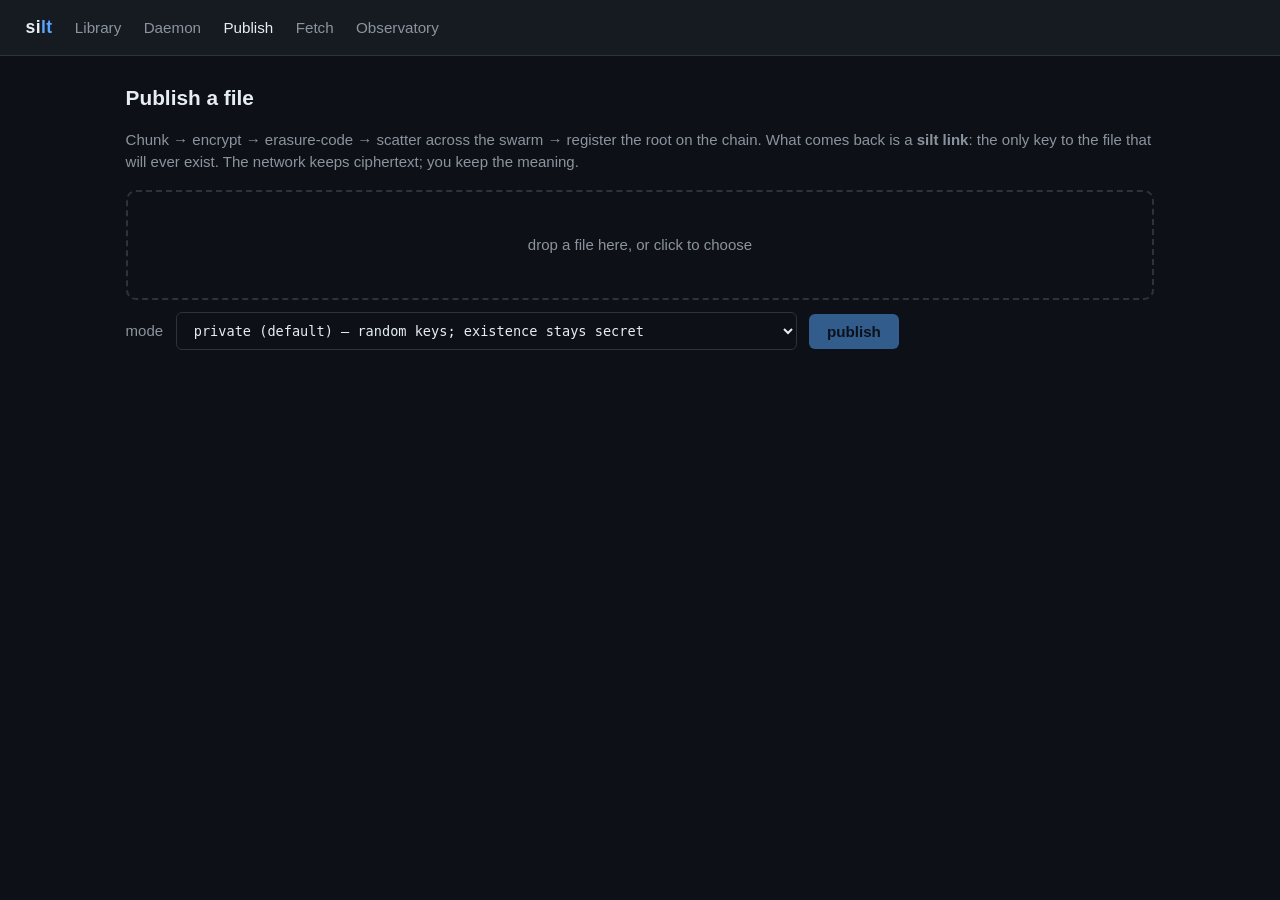
<file: cmd/silt/ui/publish.html>
<!doctype html>
<html lang="en">
<head>
<meta charset="utf-8">
<title>Silt — publish</title>
<link rel="stylesheet" href="style.css">
<script src="app.js"></script>
</head>
<body>
<nav>
  <div class="logo">si<span>lt</span></div>
  <a href="library.html">Library</a>
  <a href="/">Daemon</a>
  <a href="publish.html" class="active">Publish</a>
  <a href="fetch.html">Fetch</a>
  <a href="observatory.html">Observatory</a>
</nav>
<main>
  <h1>Publish a file</h1>
  <p class="dim" style="margin-bottom:1rem">
    Chunk → encrypt → erasure-code → scatter across the swarm → register the
    root on the chain. What comes back is a <b>silt link</b>: the only key
    to the file that will ever exist. The network keeps ciphertext; you keep
    the meaning.</p>

  <div class="drop" id="drop">drop a file here, or click to choose
    <input type="file" id="file" style="display:none"></div>
  <div class="row">
    <label class="dim">mode</label>
    <select id="mode" style="width:auto">
      <option value="private">private (default) — random keys; existence stays secret</option>
      <option value="convergent">convergent — dedups globally, but a guessed plaintext can be confirmed</option>
    </select>
    <button id="go" disabled>publish</button>
  </div>
  <div id="msg"></div>
</main>
<script>
const drop = document.getElementById("drop"), fileIn = document.getElementById("file"),
      go = document.getElementById("go"), msg = document.getElementById("msg");
let file = null;
drop.onclick = () => fileIn.click();
drop.ondragover = e => { e.preventDefault(); drop.classList.add("over"); };
drop.ondragleave = () => drop.classList.remove("over");
drop.ondrop = e => { e.preventDefault(); drop.classList.remove("over"); pick(e.dataTransfer.files[0]); };
fileIn.onchange = () => pick(fileIn.files[0]);
function pick(f) { if (!f) return; file = f; drop.textContent = f.name + " (" + f.size + " bytes)"; go.disabled = false; }

go.onclick = async () => {
  go.disabled = true; msg.innerHTML = `<span class="dim">chunking, encrypting, scattering…</span>`;
  const fd = new FormData();
  fd.append("file", file);
  fd.append("mode", document.getElementById("mode").value);
  try {
    const r = await fetch("/api/publish", { method: "POST", body: fd });
    const j = await r.json();
    if (!r.ok) throw new Error(j.error || r.status);
    msg.innerHTML = `
      <p class="ok" style="margin:0.6rem 0">✓ ${j.name} scattered — ${j.placed} chunk replicas placed</p>
      <p class="dim" style="margin:0 0 0.6rem">${j.caretaker
        ? "🛡 this daemon is now caretaking it — repairing lost redundancy as nodes come and go."
        : "⚠ no caretaker running — redundancy will decay; run a daemon with -care using the care link below."}</p>
      <h2>silt link — share to grant reading</h2>
      <div class="linkbox" onclick="copy(this)">${j.link}</div>
      <h2>care link — grants repair &amp; audit, cannot decrypt</h2>
      <div class="linkbox" onclick="copy(this)">${j.careLink}</div>
      <p class="note">Click a link to copy. Lose the silt link and the file is
      noise forever — the network cannot help you; that is the point of it.</p>`;
  } catch (e) {
    msg.innerHTML = `<p class="bad">✗ ${e.message}</p>`;
  }
  go.disabled = false;
};
function copy(el) { navigator.clipboard.writeText(el.textContent); el.style.borderColor = "var(--ok)"; }
</script>
</body>
</html>
</file>
<file: website/style.css>
/* Silt — sedimentary strata. Warm ink, dried-silt bone, mineral ochre,
   river green. Fraunces (charter voice) / Plex Sans (body) / Plex Mono
   (data). The through-line is deposition: layers accumulating downward. */

:root {
  --ink:      #14110e;   /* warm near-black — wet sediment */
  --ink-2:    #1c1813;   /* raised surface */
  --ink-3:    #241f18;   /* card */
  --stratum:  #2f2820;   /* bedding-plane hairlines / borders */
  --bone:     #ece4d5;   /* dried silt, pale */
  --drab:     #9c907b;   /* clay, dimmed text */
  --ochre:    #d6a24a;   /* the silt glint — primary accent */
  --ochre-dk: #b58433;
  --river:    #79a392;   /* the water that carries it — healthy/available */
  --rust:     #b8703f;   /* oxidised — warnings, rare */

  --display: "Fraunces", Georgia, "Times New Roman", serif;
  --body: "IBM Plex Sans", system-ui, -apple-system, sans-serif;
  --mono: "IBM Plex Mono", ui-monospace, "SF Mono", Menlo, monospace;

  --measure: 62ch;
  --edge: clamp(1.2rem, 5vw, 6rem);
}

* { box-sizing: border-box; margin: 0; }
html { scroll-behavior: smooth; }
@media (prefers-reduced-motion: reduce) { html { scroll-behavior: auto; } }

body {
  background: var(--ink);
  color: var(--bone);
  font-family: var(--body);
  font-size: 17px;
  line-height: 1.7;
  -webkit-font-smoothing: antialiased;
  overflow-x: hidden;
}

/* Fine sediment grain over everything — the particulate feel. */
body::before {
  content: "";
  position: fixed; inset: 0; z-index: 9999; pointer-events: none;
  opacity: 0.05; mix-blend-mode: overlay;
  background-image: url("data:image/svg+xml,%3Csvg xmlns='http://www.w3.org/2000/svg' width='140' height='140'%3E%3Cfilter id='n'%3E%3CfeTurbulence type='fractalNoise' baseFrequency='0.9' numOctaves='2'/%3E%3C/filter%3E%3Crect width='100%25' height='100%25' filter='url(%23n)'/%3E%3C/svg%3E");
}

a { color: var(--ochre); text-decoration: none; }
a:hover { color: var(--bone); }

/* ---- type ---- */
h1, h2, h3 { font-family: var(--display); font-weight: 400; line-height: 1.05; letter-spacing: -0.01em; }
.eyebrow {
  font-family: var(--mono); font-size: 0.72rem; letter-spacing: 0.28em;
  text-transform: uppercase; color: var(--ochre);
}
.mono { font-family: var(--mono); }
.dim { color: var(--drab); }

/* ---- shell ---- */
nav {
  position: sticky; top: 0; z-index: 50;
  display: flex; align-items: center; gap: 2rem;
  padding: 1.1rem var(--edge);
  background: color-mix(in srgb, var(--ink) 82%, transparent);
  backdrop-filter: blur(10px);
  border-bottom: 1px solid var(--stratum);
}
.wordmark {
  font-family: var(--display); font-size: 1.5rem; font-weight: 500;
  letter-spacing: -0.02em; color: var(--bone);
}
.wordmark b { color: var(--ochre); font-weight: 500; }
nav .spacer { flex: 1; }
nav a { color: var(--drab); font-size: 0.92rem; }
nav a:hover { color: var(--bone); }
nav .ghost { border: 1px solid var(--stratum); border-radius: 2px; padding: 0.4rem 0.9rem; }
@media (max-width: 720px) { nav .hide-sm { display: none; } }

section { padding: clamp(4rem, 9vw, 8rem) var(--edge); position: relative; }
.wrap { max-width: 1120px; margin: 0 auto; }
.measure { max-width: var(--measure); }

/* bedding-plane divider with a stratigraphic annotation */
.plane { border-top: 1px solid var(--stratum); }
.stratum-label {
  font-family: var(--mono); font-size: 0.7rem; letter-spacing: 0.2em;
  color: var(--drab); text-transform: uppercase;
  display: flex; gap: 0.8rem; align-items: center; margin-bottom: 2.4rem;
}
.stratum-label::after { content: ""; height: 1px; flex: 1; background: var(--stratum); }

/* ---- hero ---- */
.hero { padding-top: clamp(4rem, 10vw, 9rem); padding-bottom: clamp(4rem, 8vw, 7rem); }
.hero .thesis {
  font-family: var(--display);
  font-size: clamp(2.9rem, 8.5vw, 6.4rem);
  line-height: 0.98; letter-spacing: -0.03em; max-width: 15ch;
  font-optical-sizing: auto;
}
.hero .thesis em { font-style: italic; color: var(--ochre); }
.hero .sub { margin-top: 1.8rem; max-width: 54ch; font-size: 1.18rem; color: var(--drab); }
.hero .sub b { color: var(--bone); font-weight: 500; }
.cta-row { display: flex; flex-wrap: wrap; gap: 0.8rem; margin-top: 2.4rem; }

.btn {
  font-family: var(--body); font-size: 0.98rem; font-weight: 500;
  padding: 0.72rem 1.4rem; border-radius: 2px; cursor: pointer;
  border: 1px solid var(--ochre); background: var(--ochre); color: var(--ink);
  display: inline-flex; align-items: center; gap: 0.5rem; transition: transform 0.12s ease;
}
.btn:hover { color: var(--ink); transform: translateY(-1px); }
.btn.ghost { background: transparent; color: var(--bone); border-color: var(--stratum); }
.btn.ghost:hover { border-color: var(--ochre); color: var(--ochre); }

.genesis {
  margin-top: 3.2rem; padding: 1rem 1.2rem; border: 1px solid var(--stratum);
  border-left: 2px solid var(--ochre); border-radius: 2px; background: var(--ink-2);
  font-family: var(--mono); font-size: 0.78rem; color: var(--drab);
  max-width: 62ch; overflow-x: auto;
}
.genesis b { color: var(--river); font-weight: 400; }

/* the strata column: layered bands, a riverbank cross-section */
.core {
  position: absolute; top: 0; right: var(--edge); bottom: 0; width: 74px;
  display: none; border-left: 1px solid var(--stratum); border-right: 1px solid var(--stratum);
}
@media (min-width: 1000px) { .hero .core { display: block; } }
.core i { display: block; }

/* ---- principles as strata ---- */
.strata { display: grid; gap: 0; margin-top: 1rem; }
.layer {
  display: grid; grid-template-columns: minmax(0,1fr) minmax(0,1.4fr); gap: 2rem;
  padding: 2.2rem 0; border-top: 1px solid var(--stratum); align-items: baseline;
}
.layer:last-child { border-bottom: 1px solid var(--stratum); }
.layer h3 { font-size: clamp(1.5rem, 3vw, 2rem); }
.layer .k { font-family: var(--mono); font-size: 0.72rem; color: var(--ochre); letter-spacing: 0.18em; text-transform: uppercase; margin-bottom: 0.7rem; }
.layer p { color: var(--drab); }
.layer p b { color: var(--bone); font-weight: 500; }
@media (max-width: 720px) { .layer { grid-template-columns: 1fr; gap: 0.6rem; } }

/* ---- pipeline (a real sequence → lettered stages allowed) ---- */
.flow { display: grid; grid-template-columns: repeat(5, 1fr); gap: 1px; background: var(--stratum); border: 1px solid var(--stratum); border-radius: 2px; margin-top: 2rem; }
.flow .step { background: var(--ink-2); padding: 1.4rem 1.1rem; }
.flow .step .s { font-family: var(--mono); color: var(--ochre); font-size: 0.72rem; letter-spacing: 0.15em; }
.flow .step h4 { font-family: var(--display); font-weight: 400; font-size: 1.15rem; margin: 0.5rem 0 0.4rem; }
.flow .step p { font-size: 0.86rem; color: var(--drab); line-height: 1.5; }
@media (max-width: 860px) { .flow { grid-template-columns: 1fr 1fr; } }
@media (max-width: 480px) { .flow { grid-template-columns: 1fr; } }

/* ---- run a node ---- */
.split { display: grid; grid-template-columns: 1.1fr 0.9fr; gap: clamp(2rem,5vw,4.5rem); align-items: start; }
@media (max-width: 820px) { .split { grid-template-columns: 1fr; } }
.rules { list-style: none; }
.rules li { padding: 0.7rem 0; border-top: 1px solid var(--stratum); display: flex; gap: 0.9rem; color: var(--drab); }
.rules li b { color: var(--bone); font-weight: 500; }
.rules li::before { content: "▸"; color: var(--ochre); }

pre.code {
  background: var(--ink-2); border: 1px solid var(--stratum); border-radius: 2px;
  padding: 1.1rem 1.2rem; overflow-x: auto; font-family: var(--mono); font-size: 0.82rem;
  color: var(--bone); line-height: 1.65;
}
pre.code .c { color: var(--drab); }
pre.code .o { color: var(--ochre); }
pre.code .g { color: var(--river); }

/* the chain as strata */
.chain { margin-top: 1.5rem; border: 1px solid var(--stratum); border-radius: 2px; overflow: hidden; }
.block { display: grid; grid-template-columns: auto 1fr auto; gap: 1rem; align-items: center;
  padding: 0.9rem 1.2rem; border-top: 1px solid var(--stratum); background: var(--ink-2); }
.block:first-child { border-top: 0; }
.block.gen { background: color-mix(in srgb, var(--ochre) 9%, var(--ink-2)); }
.block .h { font-family: var(--mono); font-size: 0.7rem; color: var(--drab); }
.block .lbl { font-family: var(--mono); font-size: 0.72rem; letter-spacing: 0.12em; color: var(--ochre); }
.block .att { font-family: var(--mono); font-size: 0.72rem; color: var(--river); }

/* ---- downloads ---- */
.dls { display: grid; grid-template-columns: repeat(3, 1fr); gap: 1rem; margin-top: 2rem; }
@media (max-width: 720px) { .dls { grid-template-columns: 1fr; } }
.dl { background: var(--ink-2); border: 1px solid var(--stratum); border-radius: 2px; padding: 1.4rem; }
.dl h4 { font-family: var(--display); font-weight: 400; font-size: 1.3rem; margin-bottom: 0.3rem; }
.dl p { color: var(--drab); font-size: 0.85rem; margin-bottom: 1rem; }

/* ---- boundary (what Silt is not) ---- */
.boundary { background: var(--ink-2); border-top: 1px solid var(--stratum); border-bottom: 1px solid var(--stratum); }
.boundary h2 { font-size: clamp(1.8rem, 4vw, 2.6rem); max-width: 20ch; }
.boundary .cols { display: grid; grid-template-columns: 1fr 1fr; gap: 2.5rem; margin-top: 2rem; }
@media (max-width: 720px) { .boundary .cols { grid-template-columns: 1fr; } }
.boundary .cols div h4 { font-family: var(--mono); font-size: 0.78rem; letter-spacing: 0.14em; text-transform: uppercase; margin-bottom: 0.6rem; }
.is h4 { color: var(--river); }
.isnot h4 { color: var(--rust); }
.boundary p { color: var(--drab); }

/* ---- footer ---- */
footer { padding: 4rem var(--edge) 3rem; border-top: 1px solid var(--stratum); }
footer .cols { display: flex; flex-wrap: wrap; gap: 3rem; justify-content: space-between; }
footer .line { font-family: var(--display); font-size: 1.4rem; max-width: 22ch; }
footer nav { position: static; background: none; border: 0; backdrop-filter: none; padding: 0; flex-direction: column; gap: 0.5rem; align-items: flex-start; }
footer .meta { font-family: var(--mono); font-size: 0.72rem; color: var(--drab); margin-top: 2.5rem; display: flex; flex-wrap: wrap; gap: 0.4rem 1.5rem; }

/* ---- docs / node page utility ---- */
.doc { max-width: 820px; margin: 0 auto; padding: clamp(3rem,7vw,6rem) var(--edge); }
.doc h1 { font-size: clamp(2.4rem, 6vw, 3.6rem); margin-bottom: 0.5rem; }
.doc h2 { font-size: 1.7rem; margin: 3rem 0 1rem; padding-top: 1.4rem; border-top: 1px solid var(--stratum); }
.doc h3 { font-family: var(--mono); font-weight: 500; font-size: 0.95rem; letter-spacing: 0.02em; color: var(--ochre); margin: 1.8rem 0 0.6rem; }
.doc p { color: var(--drab); margin: 0.8rem 0; max-width: var(--measure); }
.doc p b, .doc li b { color: var(--bone); font-weight: 500; }
.doc ul { color: var(--drab); margin: 0.8rem 0 0.8rem 1.2rem; }
.doc li { margin: 0.35rem 0; }
.doc .lead { font-size: 1.2rem; color: var(--bone); font-family: var(--display); line-height: 1.4; }
.doc table { width: 100%; border-collapse: collapse; margin: 1rem 0; font-size: 0.9rem; }
.doc th { text-align: left; color: var(--drab); font-weight: 500; padding: 0.5rem 0.8rem; border-bottom: 1px solid var(--stratum); }
.doc td { padding: 0.5rem 0.8rem; border-bottom: 1px solid var(--stratum); vertical-align: top; }
.doc td.mono, .doc th.mono { font-family: var(--mono); font-size: 0.82rem; }

:focus-visible { outline: 2px solid var(--ochre); outline-offset: 3px; }

/* settle-in on load (respect reduced motion) */
@keyframes settle { from { opacity: 0; transform: translateY(10px); } to { opacity: 1; transform: none; } }
.settle { animation: settle 0.7s cubic-bezier(.2,.7,.2,1) both; }
.settle-2 { animation-delay: 0.08s; }
.settle-3 { animation-delay: 0.16s; }
.settle-4 { animation-delay: 0.24s; }
@media (prefers-reduced-motion: reduce) { .settle, .settle-2, .settle-3, .settle-4 { animation: none; } }
</file>
<file: cmd/silt/ui/style.css>
:root {
  --bg: #0d1117; --panel: #161b22; --border: #2d333b;
  --text: #e6edf3; --dim: #8b949e; --accent: #58a6ff;
  --ok: #3fb950; --warn: #d29922; --bad: #f85149; --mono: "SF Mono", ui-monospace, Menlo, monospace;
}
* { box-sizing: border-box; margin: 0; }
body {
  background: var(--bg); color: var(--text);
  font: 15px/1.5 -apple-system, "Segoe UI", sans-serif;
  min-height: 100vh;
}
nav {
  display: flex; gap: 1.4rem; align-items: baseline;
  padding: 0.9rem 1.6rem; border-bottom: 1px solid var(--border);
  background: var(--panel); position: sticky; top: 0;
}
nav .logo { font-weight: 700; font-size: 1.1rem; letter-spacing: 0.02em; }
nav .logo span { color: var(--accent); }
nav a { color: var(--dim); text-decoration: none; font-size: 0.95rem; }
nav a:hover, nav a.active { color: var(--text); }
main { max-width: 1080px; margin: 0 auto; padding: 1.6rem; }
h1 { font-size: 1.3rem; margin-bottom: 1rem; }
h2 { font-size: 0.85rem; text-transform: uppercase; letter-spacing: 0.08em; color: var(--dim); margin-bottom: 0.6rem; }
.grid { display: grid; grid-template-columns: repeat(auto-fit, minmax(230px, 1fr)); gap: 1rem; margin-bottom: 1.4rem; }
.card {
  background: var(--panel); border: 1px solid var(--border);
  border-radius: 8px; padding: 1rem 1.2rem;
}
.card .big { font-size: 1.7rem; font-weight: 600; font-variant-numeric: tabular-nums; }
.card .sub { color: var(--dim); font-size: 0.85rem; margin-top: 0.15rem; }
.bar { height: 8px; background: var(--border); border-radius: 4px; overflow: hidden; margin-top: 0.6rem; }
.bar i { display: block; height: 100%; background: var(--accent); border-radius: 4px; }
table { width: 100%; border-collapse: collapse; font-size: 0.9rem; }
th { text-align: left; color: var(--dim); font-weight: 500; padding: 0.4rem 0.8rem; border-bottom: 1px solid var(--border); }
td { padding: 0.45rem 0.8rem; border-bottom: 1px solid var(--border); }
.mono { font-family: var(--mono); font-size: 0.82rem; }
.dim { color: var(--dim); }
.ok { color: var(--ok); } .warn { color: var(--warn); } .bad { color: var(--bad); }
button, .btn {
  background: var(--accent); color: #0b1220; border: 0; border-radius: 6px;
  padding: 0.55rem 1.1rem; font-size: 0.95rem; font-weight: 600; cursor: pointer;
}
button:disabled { opacity: 0.5; cursor: wait; }
input[type=text], select {
  background: var(--bg); color: var(--text); border: 1px solid var(--border);
  border-radius: 6px; padding: 0.55rem 0.8rem; font-family: var(--mono); font-size: 0.85rem; width: 100%;
}
.row { display: flex; gap: 0.8rem; align-items: center; margin: 0.8rem 0; }
.drop {
  border: 2px dashed var(--border); border-radius: 10px; padding: 2.6rem;
  text-align: center; color: var(--dim); cursor: pointer; transition: border-color 0.15s;
}
.drop.over, .drop:hover { border-color: var(--accent); color: var(--text); }
.linkbox {
  background: var(--bg); border: 1px solid var(--border); border-radius: 6px;
  padding: 0.7rem 0.9rem; font-family: var(--mono); font-size: 0.78rem;
  word-break: break-all; margin: 0.5rem 0; cursor: copy;
}
.linkbox:hover { border-color: var(--accent); }
.note { color: var(--dim); font-size: 0.85rem; margin-top: 1rem; }
.pill { display: inline-block; padding: 0.1rem 0.55rem; border-radius: 999px; font-size: 0.75rem; border: 1px solid var(--border); color: var(--dim); }
.pill.on { color: var(--ok); border-color: var(--ok); }
#msg { margin-top: 0.8rem; }
</file>
